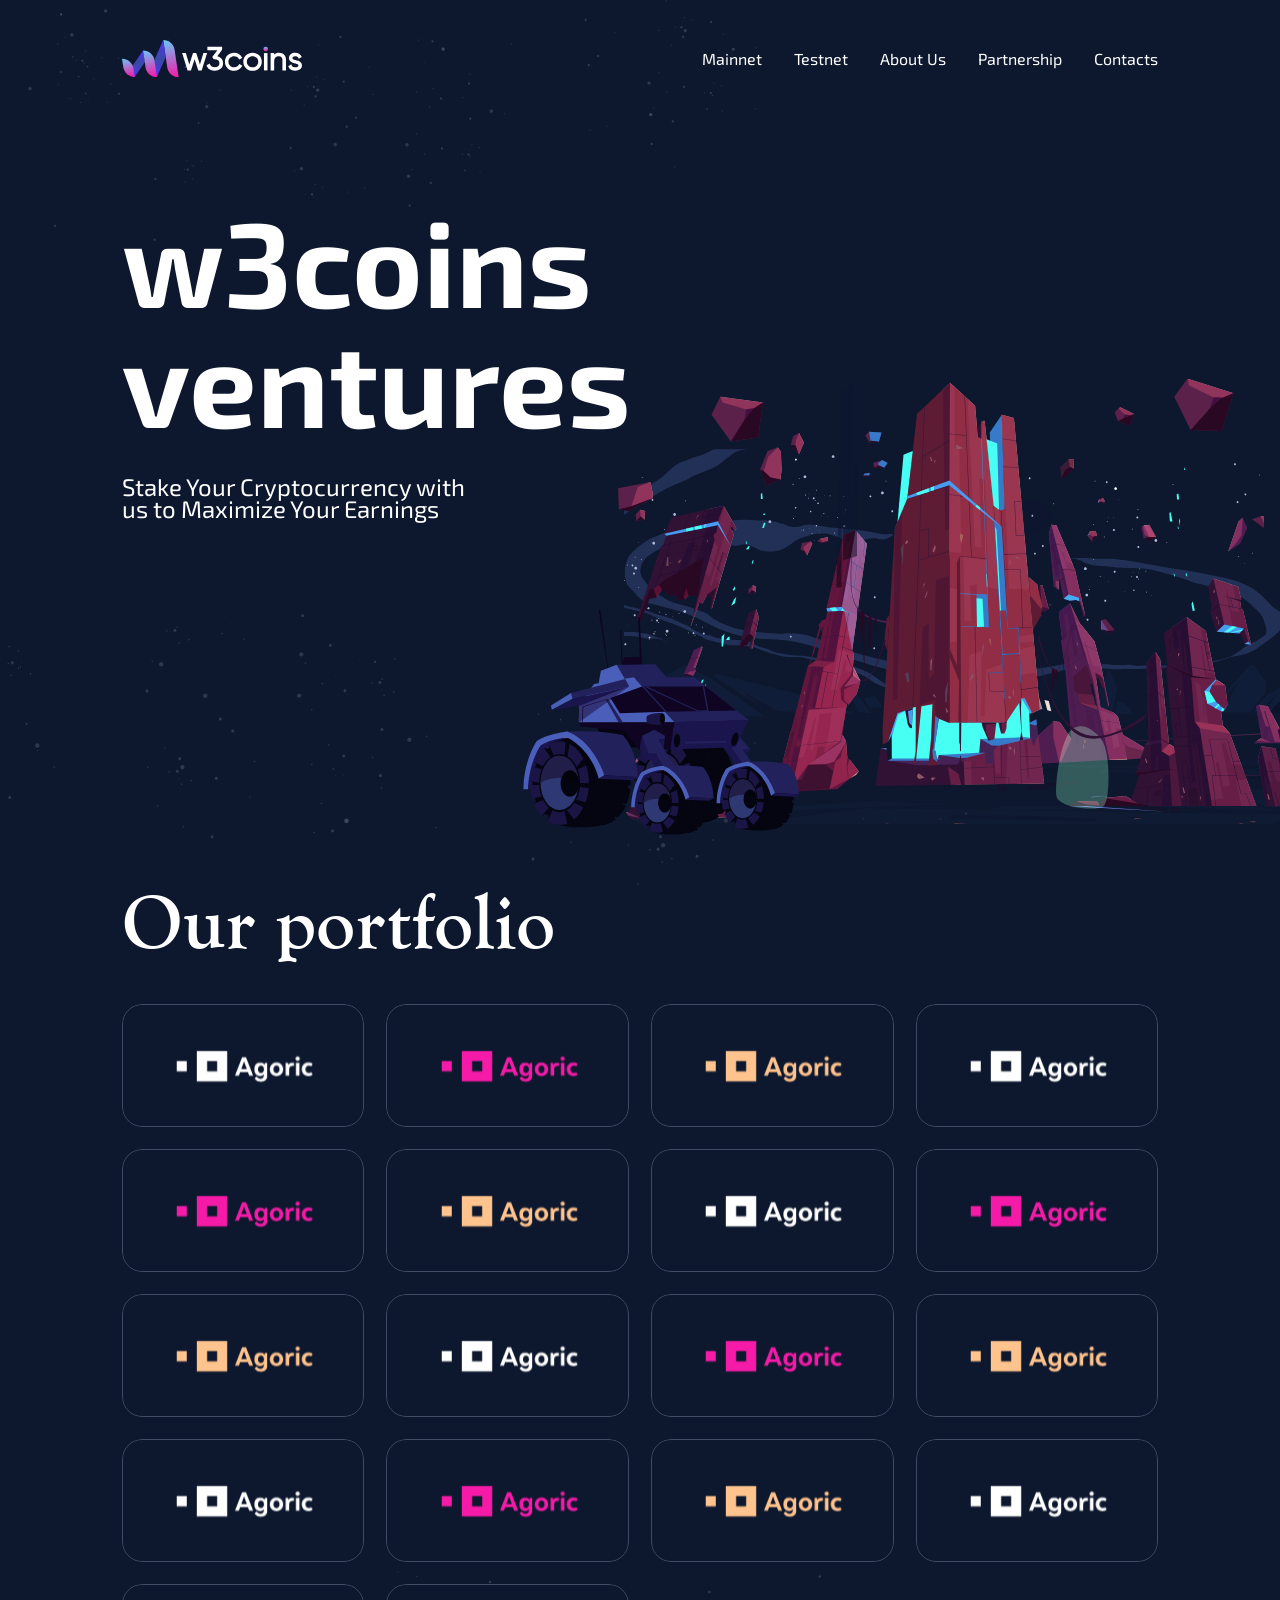
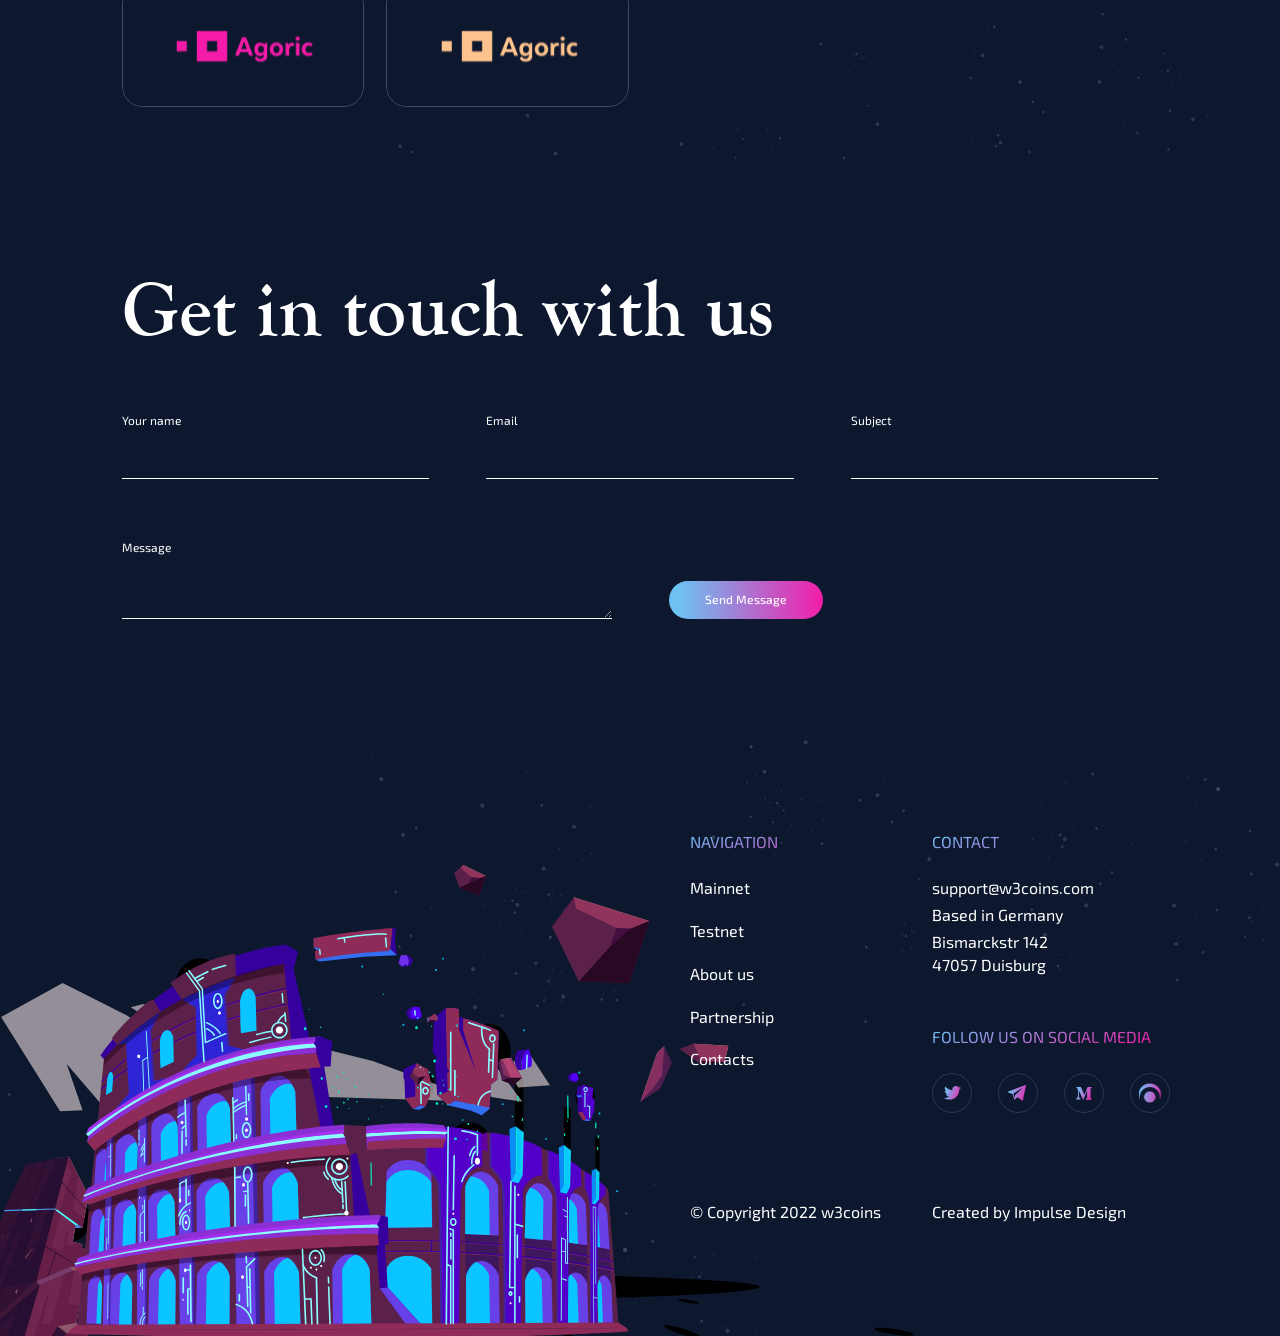
<file: index.html>
<!DOCTYPE html>
<html lang="en">

<head>
  <meta charset="UTF-8">
  <meta http-equiv="X-UA-Compatible" content="IE=edge">
  <meta name="viewport" content="width=device-width, initial-scale=1.0">
  <title>w3Coins - vc</title>

  <link rel="stylesheet" href="css/reset.css" />
  <link rel="stylesheet" href="https://unpkg.com/swiper/swiper-bundle.min.css" />
  <link rel="stylesheet" href="css/fonts.css" />
  <link rel="stylesheet" href="css/styles.css" />

  <script defer src="https://unpkg.com/swiper/swiper-bundle.min.js"></script>
  <script defer src="https://cdnjs.cloudflare.com/ajax/libs/gsap/3.11.3/gsap.min.js"></script>
  <script defer src="js/script.js"></script>
</head>

<body>
  <header class="header">
    <div class="_container">
      <div class="header__wrapper">
        <div class="header__item">
          <a href="#" class="logo-link header__logo">
            <img src="./assets/img/logo.svg" alt="logo">
          </a>
        </div>

        <div class="header__item">
          <button class="menu-burger popup-open" data-popup="_popup-menu">
            <span></span>
          </button>

          <nav class="menu">
            <ul class="menu__list">
              <li>
                <a href="#" class="menu__item">
                  Mainnet
                </a>
              </li>
              <li>
                <a href="#" class="menu__item">
                  Testnet
                </a>
              </li>
              <li>
                <a href="#" class="menu__item">
                  About Us
                </a>
              </li>
              <li>
                <a href="#" class="menu__item">
                  Partnership
                </a>
              </li>
              <li>
                <a href="#" class="menu__item">
                  Contacts
                </a>
              </li>
            </ul>
          </nav>
        </div>
      </div>

      <div class="popup popup-burger _popup-menu" data-popupname="_popup-menu" aria-modal="true" role="dialog">
        <div class="popup__scroll">
          <div class="popup__wrapper">
            <button class="popup__close">
              <img src="./assets/img/label-close.svg" alt="close">
            </button>
            <div class="popup__content">
              <nav class="menu menu__mobile">
                <ul class="menu__list">
                  <li>
                    <a href="#" class="menu__item">
                      Mainnet
                    </a>
                  </li>
                  <li>
                    <a href="#" class="menu__item">
                      Testnet
                    </a>
                  </li>
                  <li>
                    <a href="#" class="menu__item">
                      About Us
                    </a>
                  </li>
                  <li>
                    <a href="#" class="menu__item">
                      Partnership
                    </a>
                  </li>
                  <li>
                    <a href="#" class="menu__item">
                      Contacts
                    </a>
                  </li>
                </ul>
              </nav>
            </div>
          </div>
        </div>
      </div>
    </div>
  </header>

  <section class="banner _inner">

    <div class="stars stars__banner">
      <div class="stars__item">
        <img src="./assets/img/stars/stars-banner-1.svg" alt="stars" aria-hidden="true">
      </div>

      <div class="stars__item">
        <img src="./assets/img/stars/stars-banner-2.svg" alt="stars" aria-hidden="true">
      </div>
    </div>

    <div class="banner-img">
      <div class="banner-img__rover">
        <svg width="1917" height="459" viewBox="0 0 1917 459" fill="none" xmlns="http://www.w3.org/2000/svg">
          <g id="moon-rover">
            <g id="machine">
              <path id="Vector"
                d="M328.754 234.2C358.332 234.2 382.092 268.142 382.092 309.843C382.092 311.459 382.092 312.914 382.092 314.207L377.243 313.722V319.54L381.607 321.48C380.637 330.693 378.698 339.421 375.304 347.664L368.515 347.179V350.573L373.849 351.058L372.879 352.998C369.485 359.786 365.606 365.605 361.242 370.939L353.484 371.424V373.848L355.423 376.272C347.665 382.576 338.452 385.97 328.754 385.97C320.996 385.97 313.723 383.546 306.934 379.182C304.995 378.212 303.217 376.919 301.601 375.303C293.357 368.029 286.569 358.331 282.205 346.209C281.235 344.27 280.427 342.169 279.781 339.906C277.356 330.693 275.416 320.51 275.416 309.843C275.416 268.142 299.661 234.2 328.754 234.2Z"
                fill="#040510" />
              <path id="Vector_2"
                d="M341.361 384.032C341.361 384.032 297.721 397.124 244.869 385.001L239.05 236.626C239.05 236.626 290.448 215.291 341.361 236.141V384.032Z"
                fill="#040510" />
              <path id="Vector_3"
                d="M200.259 306.933C200.259 297.721 201.714 288.508 204.138 280.749H208.987L210.926 275.416L207.047 272.021C211.411 261.354 217.23 252.626 224.503 246.322L229.837 248.262L235.171 246.322L233.716 239.049C240.02 235.655 246.323 234.2 253.596 234.2C282.69 234.2 306.449 268.142 306.449 309.843C306.449 352.028 282.69 385.97 253.596 385.97C245.353 385.97 238.08 383.546 231.292 379.182L233.716 368.999L227.897 366.09L220.624 369.969C214.805 363.665 210.441 355.907 207.047 347.179L210.442 344.27L208.502 337.481L204.138 338.451C203.815 338.128 203.653 337.805 203.653 337.481C201.713 330.046 200.582 321.965 200.259 313.237H204.138V308.873L200.259 306.933Z"
                fill="#1B1545" />
              <path id="Vector_4"
                d="M253.596 256.991C273.962 256.991 290.448 280.751 290.448 309.844C290.448 339.422 273.962 363.182 253.596 363.182C232.746 363.182 216.26 339.422 216.26 309.844C216.26 280.751 232.746 256.991 253.596 256.991Z"
                fill="#040510" />
              <path id="Vector_5"
                d="M264.749 356.393L279.781 376.273H297.721L301.601 375.303L337.482 361.726L347.665 372.394L353.484 371.424V373.849L355.423 376.273L344.756 378.213L335.058 370.939L306.934 379.182L293.842 383.546H267.174L260.87 357.847L264.749 356.393Z"
                fill="#040510" />
              <path id="Vector_6"
                d="M279.781 339.906L280.265 339.422L300.631 345.24L309.844 344.755L345.24 325.845L359.787 346.21L368.515 347.18V350.574L373.849 351.059L372.879 352.998H355.423L343.786 337.967L309.844 354.938L296.752 354.453L282.205 346.21L277.841 343.786L279.781 339.906Z"
                fill="#040510" />
              <path id="Vector_7"
                d="M288.024 309.845H306.449L319.056 310.814L350.574 283.176L370.939 313.239L377.243 313.724V319.542L381.607 321.482L367.06 320.027L351.059 298.207L319.056 320.027L306.449 319.542L287.539 317.118L288.024 309.845Z"
                fill="#040510" />
              <path id="Vector_8"
                d="M282.205 283.176L296.267 265.235L312.753 268.629L331.179 238.566L365.121 262.326L370.94 262.811L373.849 268.629H367.06L337.482 250.689L319.056 275.903L301.601 277.842L283.66 287.055L282.205 283.176Z"
                fill="#040510" />
              <path id="Vector_9"
                d="M262.325 262.325L263.779 235.657H286.569L282.205 227.413C282.205 227.413 300.631 226.444 322.936 230.323L328.754 231.778L288.024 230.323L291.903 238.566H271.537L267.174 265.235L262.325 262.325Z"
                fill="#040510" />
              <path id="Vector_10"
                d="M229.837 248.263L235.171 246.323L233.716 239.05L243.899 262.809L239.05 265.234L224.503 246.323L229.837 248.263Z"
                fill="#040510" />
              <path id="Vector_11"
                d="M208.987 280.747L210.926 275.414L207.047 272.02L225.958 280.747L223.534 285.112L204.138 280.747H208.987Z"
                fill="#040510" />
              <path id="Vector_12"
                d="M227.897 366.09L220.624 369.969L236.625 352.998L241.959 356.392L231.292 379.182L233.716 368.999L227.897 366.09Z"
                fill="#040510" />
              <path id="Vector_13"
                d="M208.502 337.482L223.049 333.603L225.958 339.421L207.047 347.179L210.442 344.27L208.502 337.482Z"
                fill="#040510" />
              <path id="Vector_14" d="M219.169 309.843V313.237H204.138V308.873L200.259 306.934L219.169 309.843Z"
                fill="#040510" />
              <path id="Vector_15"
                d="M253.596 260.868C272.022 260.868 287.054 282.203 288.024 308.872C288.024 309.195 288.024 309.518 288.024 309.842C288.024 336.995 272.507 359.3 253.596 359.3C234.201 359.3 219.169 336.995 219.169 309.842C219.169 282.688 234.201 260.868 253.596 260.868Z"
                fill="#2E3873" />
              <path id="Vector_16"
                d="M253.596 262.811C271.537 262.811 286.569 283.661 286.569 309.845C286.569 336.029 271.537 357.364 253.596 357.364C235.171 357.364 220.139 336.029 220.139 309.845C220.139 283.661 235.171 262.811 253.596 262.811Z"
                fill="#2E3873" />
              <path id="Vector_17"
                d="M272.022 287.055C281.235 287.055 288.994 297.722 288.994 310.814C288.994 323.906 281.235 335.059 272.022 335.059C262.81 335.059 255.051 323.906 255.051 310.814C255.051 297.722 262.81 287.055 272.022 287.055Z"
                fill="#040510" />
              <path id="Vector_18" style="mix-blend-mode:screen" opacity="0.5"
                d="M279.296 331.661L268.143 351.056C268.143 351.056 249.233 366.088 231.292 343.783L262.325 330.206C262.325 330.206 267.174 336.025 279.296 331.661Z"
                fill="url(#paint0_linear_5_2721)" />
              <g id="Vector_19" style="mix-blend-mode:multiply" opacity="0.5">
                <path
                  d="M253.596 260.868C272.022 260.868 287.054 282.203 288.024 308.872C287.054 307.902 276.386 299.174 253.596 300.144C229.352 301.114 219.169 309.842 219.169 309.842C219.169 282.688 234.201 260.868 253.596 260.868Z"
                  fill="#68134A" />
              </g>
              <path id="Vector_20" d="M185.227 127.041L169.711 100.372L239.535 99.4023L260.87 123.162L185.227 127.041Z"
                fill="#22215C" />
              <path id="Vector_21" d="M185.227 127.042L136.739 134.8L141.103 111.04L169.711 100.373L185.227 127.042Z"
                fill="#4A5FBA" />
              <path id="Vector_22"
                d="M399.548 283.66L360.272 225.959L384.516 221.595L412.64 254.082L398.578 254.567L418.944 283.175L399.548 283.66Z"
                fill="#22215C" />
              <path id="Vector_23" d="M371.909 241.474L398.578 281.234L386.456 284.144L360.272 243.898L371.909 241.474Z"
                fill="#1A154D" />
              <path id="Vector_24" d="M412.64 254.083L404.397 262.811L398.578 254.568L412.64 254.083Z" fill="#1A154D" />
              <path id="Vector_25"
                d="M267.658 287.052L290.933 315.175L202.683 334.086C213.351 274.929 267.658 287.052 267.658 287.052Z"
                fill="url(#paint1_linear_5_2721)" />
              <path id="Vector_26" d="M197.834 213.352L207.047 250.688L151.77 248.748L134.314 215.291L197.834 213.352Z"
                fill="#040510" />
              <path id="Vector_27" d="M274.447 204.625L200.744 123.164H310.814L409.246 200.746L274.447 204.625Z"
                fill="#22215C" />
              <path id="Vector_28"
                d="M274.447 204.625L100.857 205.11L101.827 174.077L128.495 135.286L200.744 123.164L274.447 204.625Z"
                fill="#4A5FBA" />
              <path id="Vector_29" d="M409.246 200.745L385.486 250.204L266.689 254.083L274.447 204.624L409.246 200.745Z"
                fill="#1A154D" />
              <path id="Vector_30"
                d="M100.857 205.108L274.447 204.623L266.689 254.082H209.472L182.318 219.655L103.766 212.381L100.857 205.108Z"
                fill="#0F0422" />
              <path id="Vector_31"
                d="M218.685 254.081L215.775 229.352L237.595 218.199L257.476 229.352L255.536 254.081H218.685Z"
                fill="#040510" />
              <path id="Vector_32"
                d="M220.624 296.268C230.807 290.449 256.991 290.934 256.991 290.934L241.959 358.818H202.683C200.259 340.392 210.442 301.601 220.624 296.268Z"
                fill="#1A154D" />
              <path id="Vector_33"
                d="M298.206 296.265C319.056 296.265 336.513 320.509 336.513 351.057C336.513 352.027 336.513 352.997 336.513 353.966L332.633 353.481V357.361L336.027 358.815C335.058 365.604 333.603 371.907 331.179 377.726H326.815V380.15L330.209 380.635L329.724 381.605C327.461 386.454 324.552 390.818 320.996 394.697L315.662 395.182V396.637L317.117 398.576C311.298 402.94 304.995 405.364 298.206 405.364C292.388 405.364 287.054 403.91 282.205 400.516C280.912 399.869 279.619 398.899 278.326 397.606C272.507 392.757 267.658 385.484 264.264 376.756C263.618 375.463 263.133 374.008 262.809 372.392C260.87 365.604 259.415 358.33 259.415 351.057C259.415 320.509 276.871 296.265 298.206 296.265Z"
                fill="#040510" />
              <path id="Vector_34"
                d="M306.934 403.914C306.934 403.914 275.416 413.612 237.595 404.884L233.231 298.208C233.231 298.208 270.083 282.692 306.934 297.723V403.914Z"
                fill="#040510" />
              <path id="Vector_35"
                d="M205.108 348.633C205.431 341.844 206.401 335.541 208.017 329.722H211.896L213.351 325.843L210.442 323.418C213.351 315.66 217.715 309.357 223.049 304.993L226.928 306.447L230.322 304.993L229.837 299.659C234.04 297.396 238.565 296.265 243.414 296.265C264.749 296.265 282.205 320.509 282.205 351.057C282.205 381.12 264.749 405.364 243.414 405.364C238.08 405.364 232.746 403.91 227.897 400.516L229.837 393.242L225.473 391.303L220.139 394.212C215.775 389.363 212.866 384.029 209.957 377.726L212.866 375.786L211.411 370.452L208.017 371.422C208.017 371.099 208.017 370.776 208.017 370.452C206.401 364.957 205.431 359.139 205.108 352.997H208.017V349.602L205.108 348.633Z"
                fill="#1B1545" />
              <path id="Vector_36"
                d="M243.414 312.753C258.446 312.753 270.083 329.724 270.083 351.059C270.083 371.909 258.446 388.88 243.414 388.88C228.867 388.88 216.745 371.909 216.745 351.059C216.745 329.724 228.867 312.753 243.414 312.753Z"
                fill="#040510" />
              <path id="Vector_37"
                d="M251.657 384.032L262.809 398.579H275.416L278.326 397.609L304.025 388.396L311.298 395.67L315.662 395.185V396.639L317.117 398.579L309.359 400.033L302.085 394.7L282.205 400.518L272.507 403.913H253.596L249.233 385.487L251.657 384.032Z"
                fill="#040510" />
              <path id="Vector_38"
                d="M262.809 372.395L263.294 371.91L277.356 375.789H284.145L309.844 362.212L320.026 377.243L326.815 377.728V380.153L330.209 380.638L329.724 381.607H317.117L308.874 370.94L284.145 383.062H274.932L264.264 376.759L260.87 375.304L262.809 372.395Z"
                fill="#040510" />
              <path id="Vector_39"
                d="M268.628 351.061H282.205L290.933 351.545L313.238 331.665L328.269 353L332.633 353.485V357.364L336.027 358.819L325.36 357.849L313.723 342.333L290.933 357.849H282.205L268.143 355.909L268.628 351.061Z"
                fill="#040510" />
              <path id="Vector_40"
                d="M264.264 331.664L274.447 318.572L286.569 320.997L299.661 299.177L323.905 316.633L328.269 317.118L330.209 320.997H325.36L304.025 307.905L290.933 326.331L278.326 327.785L265.719 334.089L264.264 331.664Z"
                fill="#040510" />
              <path id="Vector_41"
                d="M249.717 316.634L251.172 297.239H267.658L264.264 291.42C264.264 291.42 277.841 290.45 293.842 293.359L298.206 294.329L268.628 293.359L271.053 299.178H256.506L253.597 318.574L249.717 316.634Z"
                fill="#040510" />
              <path id="Vector_42"
                d="M226.928 306.449L230.322 304.994L229.837 299.66L237.11 316.631L233.231 318.571L223.049 304.994L226.928 306.449Z"
                fill="#040510" />
              <path id="Vector_43"
                d="M211.896 329.724L213.351 325.845L210.442 323.421L223.534 329.724L222.079 333.119L208.017 329.724H211.896Z"
                fill="#040510" />
              <path id="Vector_44"
                d="M225.473 391.305L220.139 394.215L231.292 381.607L235.656 384.032L227.897 400.518L229.837 393.245L225.473 391.305Z"
                fill="#040510" />
              <path id="Vector_45"
                d="M211.411 370.457L221.594 368.032L223.534 371.911L209.957 377.73L212.866 375.79L211.411 370.457Z"
                fill="#040510" />
              <path id="Vector_46" d="M218.685 351.061V353.001H208.017V349.607L205.108 348.637L218.685 351.061Z"
                fill="#040510" />
              <path id="Vector_47"
                d="M243.414 315.66C256.991 315.66 268.143 330.692 268.143 349.602C268.466 350.249 268.628 350.734 268.628 351.057C268.628 370.452 257.476 386.454 243.414 386.454C229.837 386.454 218.685 370.452 218.685 351.057C218.685 331.177 229.837 315.66 243.414 315.66Z"
                fill="#2E3873" />
              <path id="Vector_48"
                d="M243.414 316.631C256.991 316.631 267.658 332.147 267.658 351.058C267.658 369.484 256.991 385 243.414 385C230.322 385 219.654 369.484 219.654 351.058C219.654 332.147 230.322 316.631 243.414 316.631Z"
                fill="#2E3873" />
              <path id="Vector_49"
                d="M256.991 334.089C263.779 334.089 269.113 341.847 269.113 351.545C269.113 360.758 263.779 368.516 256.991 368.516C250.202 368.516 244.869 360.758 244.869 351.545C244.869 341.847 250.202 334.089 256.991 334.089Z"
                fill="#040510" />
              <path id="Vector_50"
                d="M241.474 261.838L256.991 286.082L238.565 288.507L233.231 272.991H218.685L211.411 250.686L215.775 229.351L241.474 261.838Z"
                fill="#1A154D" />
              <path id="Vector_51"
                d="M326.33 286.083C326.33 286.083 344.755 304.994 345.725 342.815L302.085 340.875C302.085 340.875 287.054 297.72 253.596 283.659C279.296 282.689 300.631 282.689 326.33 286.083Z"
                fill="#22215C" />
              <path id="Vector_52"
                d="M302.085 340.876L294.812 345.24C284.629 304.509 253.596 290.933 253.596 290.933C231.292 292.872 218.685 301.6 218.685 301.6C202.199 327.784 202.683 358.817 202.683 358.817H195.895C197.35 320.026 213.836 296.266 213.836 296.266C228.867 286.084 253.596 283.659 253.596 283.659C288.508 296.266 302.085 340.876 302.085 340.876Z"
                fill="#4A5FBA" />
              <path id="Vector_53" d="M345.725 342.815L337.967 347.178L294.812 345.239L302.085 340.875L345.725 342.815Z"
                fill="#1A154D" />
              <path id="Vector_54"
                d="M253.596 283.659L241.474 261.839L227.413 260.869L215.775 229.352L237.595 218.199L257.476 229.352L256.991 234.685L246.323 236.14L272.507 283.174L253.596 283.659Z"
                fill="#22215C" />
              <path id="Vector_55" d="M241.474 261.838L233.231 272.99H218.685L227.413 260.868L241.474 261.838Z"
                fill="#1A154D" />
              <g id="Vector_56" style="mix-blend-mode:multiply" opacity="0.5">
                <path
                  d="M243.414 315.66C256.991 315.66 268.143 330.692 268.143 349.602C268.143 349.602 260.385 343.299 243.414 343.784C226.443 344.268 218.685 351.057 218.685 351.057C218.685 331.177 229.837 315.66 243.414 315.66Z"
                  fill="#68134A" />
              </g>
              <path id="Vector_57"
                d="M98.9174 226.444L131.405 265.72L8.72797 291.904C23.7595 209.473 98.9174 226.444 98.9174 226.444Z"
                fill="url(#paint2_linear_5_2721)" />
              <path id="Vector_58"
                d="M33.9423 239.048C48.0041 231.29 84.8556 232.259 84.8556 232.259L63.5207 326.328H8.72807C5.81874 301.114 20.3654 246.806 33.9423 239.048Z"
                fill="#1A154D" />
              <path id="Vector_59"
                d="M141.587 239.05C171.166 239.05 194.925 272.992 194.925 315.177C194.925 316.47 194.925 317.925 194.925 319.541L189.591 319.056V324.39L194.44 326.33C193.471 335.543 191.046 344.755 187.652 352.514L181.348 352.029V355.423L186.197 356.393L185.712 357.847C182.318 364.636 178.439 370.939 173.59 375.788L165.832 376.758V378.698L168.256 381.122C160.013 387.426 151.285 391.305 141.587 391.305C133.829 391.305 126.071 388.88 119.767 384.516C117.828 383.223 115.888 381.768 113.949 380.152C105.706 373.364 99.4021 363.181 94.5532 351.544C93.9067 349.281 93.2603 347.18 92.6138 345.24C89.7045 336.027 88.2497 325.845 88.2497 315.177C88.2497 272.992 112.009 239.05 141.587 239.05Z"
                fill="#040510" />
              <path id="Vector_60"
                d="M154.194 388.882C154.194 388.882 110.555 402.458 57.7018 390.336L51.3983 241.96C51.3983 241.96 102.796 220.14 154.194 240.991V388.882Z"
                fill="#040510" />
              <path id="Vector_61"
                d="M12.6073 311.783C13.0922 302.57 14.5467 293.842 16.9711 285.599L21.82 286.084L23.7597 280.265L19.8806 276.871C24.2446 266.688 30.0632 257.476 37.3365 251.172L42.6701 253.112L48.0041 251.172L46.5495 244.383C52.3681 240.989 59.1566 239.05 65.945 239.05C95.5232 239.05 119.283 272.992 119.283 315.177C119.283 356.878 95.5232 391.305 65.945 391.305C58.1868 391.305 50.9135 388.88 44.125 384.516L46.5495 374.334L40.7308 370.939L32.9724 374.819C27.6386 369 22.7898 361.242 19.3956 352.514L23.2746 349.604L21.3352 342.331L16.4863 343.786C16.4863 343.462 16.4863 342.977 16.4863 342.331C14.2235 334.896 12.9306 326.976 12.6073 318.571H16.9711V313.723L12.6073 311.783Z"
                fill="#1B1545" />
              <path id="Vector_62"
                d="M65.945 262.323C86.3103 262.323 103.281 285.598 103.281 315.176C103.281 344.269 86.3103 368.029 65.945 368.029C45.5797 368.029 29.0933 344.269 29.0933 315.176C29.0933 285.598 45.5797 262.323 65.945 262.323Z"
                fill="#040510" />
              <path id="Vector_63"
                d="M77.0973 361.724L92.6138 381.119L110.554 381.604L113.949 380.149L149.831 367.057L160.013 377.24L165.832 376.755V378.695L168.256 381.119L157.589 383.059L147.406 375.785L119.767 384.513L106.191 388.392H80.0066L73.7031 363.178L77.0973 361.724Z"
                fill="#040510" />
              <path id="Vector_64"
                d="M92.6138 345.241L93.0986 344.271L112.979 350.09H122.677L157.589 330.694L172.62 351.544L181.348 352.029V355.424L186.197 356.393L185.712 357.848H168.256L156.619 342.817L122.677 359.788L109.1 359.303L94.5532 351.544L90.1894 348.635L92.6138 345.241Z"
                fill="#040510" />
              <path id="Vector_65"
                d="M100.372 315.179H119.283L131.405 316.149L162.923 288.025L183.773 318.573L189.591 319.058V324.392L194.44 326.332L179.409 324.877L163.407 303.542L131.405 324.877L119.283 324.392L99.8871 321.968L100.372 315.179Z"
                fill="#040510" />
              <path id="Vector_66"
                d="M95.0383 288.024L109.1 270.568L125.586 273.962L143.527 243.414L177.954 267.174L183.288 268.143L186.197 273.962H179.409L149.831 255.536L131.405 280.75L114.434 282.69L96.4929 291.903L95.0383 288.024Z"
                fill="#040510" />
              <path id="Vector_67"
                d="M74.6729 267.175L76.6123 240.506H98.9173L95.0383 232.263C95.0383 232.263 113.464 231.293 135.284 235.172L141.587 236.627L100.372 235.172L104.251 243.416H84.3707L80.0066 270.084L74.6729 267.175Z"
                fill="#040510" />
              <path id="Vector_68"
                d="M42.6701 253.114L48.0041 251.174L46.5495 244.386L56.732 267.66L51.3984 270.57L37.3365 251.174L42.6701 253.114Z"
                fill="#040510" />
              <path id="Vector_69"
                d="M21.82 286.082L23.7596 280.263L19.8806 276.869L38.3063 285.597L36.3666 290.446L16.9711 285.597L21.82 286.082Z"
                fill="#040510" />
              <path id="Vector_70"
                d="M40.7307 370.938L32.9724 374.817L48.9739 357.846L54.7923 361.725L44.125 384.515L46.5495 374.332L40.7307 370.938Z"
                fill="#040510" />
              <path id="Vector_71"
                d="M21.3352 342.333L35.3968 338.938L38.3063 344.757L19.3955 352.515L23.2746 349.606L21.3352 342.333Z"
                fill="#040510" />
              <path id="Vector_72" d="M31.5178 315.175V318.57H16.9711V313.721L12.6073 311.781L31.5178 315.175Z"
                fill="#040510" />
              <path id="Vector_73"
                d="M65.9449 265.718C84.8556 265.718 99.887 287.053 100.372 313.722C100.372 314.045 100.372 314.53 100.372 315.176C100.372 342.33 84.8556 364.15 65.9449 364.15C47.0343 364.15 31.5177 342.33 31.5177 315.176C31.5177 288.023 47.0343 265.718 65.9449 265.718Z"
                fill="#2E3873" />
              <path id="Vector_74"
                d="M65.945 267.659C84.3707 267.659 99.4021 288.994 99.4021 315.178C99.4021 341.362 84.3707 362.697 65.945 362.697C47.5192 362.697 32.9724 341.362 32.9724 315.178C32.9724 288.994 47.5192 267.659 65.945 267.659Z"
                fill="#2E3873" />
              <path id="Vector_75"
                d="M84.8554 291.903C94.0683 291.903 101.342 302.571 101.342 315.663C101.342 329.24 94.0683 339.907 84.8554 339.907C75.6426 339.907 67.8843 329.24 67.8843 315.663C67.8843 302.571 75.6426 291.903 84.8554 291.903Z"
                fill="#040510" />
              <path id="Vector_76"
                d="M180.378 227.899C180.378 227.899 206.562 251.174 207.532 304.027L147.406 301.117C147.406 301.117 126.556 241.476 80.0065 221.596C115.888 220.626 150.315 221.111 180.378 227.899Z"
                fill="#22215C" />
              <path id="Vector_77"
                d="M147.406 301.116L137.223 307.42C122.677 251.173 80.0065 232.262 80.0065 232.262C48.9737 234.687 31.5177 246.809 31.5177 246.809C8.2431 283.175 8.72793 326.331 8.72793 326.331H0C1.45466 272.023 24.2444 239.051 24.2444 239.051C46.0644 224.989 80.0065 221.595 80.0065 221.595C128.495 239.536 147.406 301.116 147.406 301.116Z"
                fill="#4A5FBA" />
              <path id="Vector_78" d="M207.532 304.023L197.35 309.841L137.223 307.417L147.406 301.113L207.532 304.023Z"
                fill="#1A154D" />
              <g id="Vector_79" style="mix-blend-mode:multiply" opacity="0.5">
                <path
                  d="M65.9449 265.718C84.8556 265.718 99.887 287.053 100.372 313.722C99.887 313.237 89.2196 304.509 65.9449 305.479C42.1854 306.448 31.5177 315.176 31.5177 315.176C31.5177 288.023 47.0343 265.718 65.9449 265.718Z"
                  fill="#68134A" />
              </g>
              <path id="Vector_80"
                d="M422.338 279.778L445.612 307.902L357.363 326.812C368.515 267.656 422.338 279.778 422.338 279.778Z"
                fill="url(#paint3_linear_5_2721)" />
              <path id="Vector_81"
                d="M375.303 288.994C385.486 283.175 412.155 283.66 412.155 283.66L396.638 351.545H357.363C355.423 333.604 365.606 294.328 375.303 288.994Z"
                fill="#1A154D" />
              <path id="Vector_82"
                d="M452.886 288.992C474.221 288.992 491.192 313.237 491.192 343.784C491.192 344.754 491.192 345.724 491.192 346.694L487.798 346.209V350.088L490.707 351.543C490.06 358.331 488.606 364.635 486.343 370.453H481.494V372.878L485.373 373.363L484.403 374.333C482.141 379.505 479.393 383.869 476.16 387.424L470.342 387.909V389.364L471.796 391.304C466.462 395.668 459.674 398.092 452.886 398.092C447.552 398.092 442.218 396.637 437.369 393.243C435.753 392.597 434.298 391.627 433.005 390.334C427.186 385.485 422.338 378.212 419.428 369.484C418.782 368.191 418.135 366.736 417.489 365.12C415.549 358.331 414.579 351.058 414.579 343.784C414.579 313.237 431.551 288.992 452.886 288.992Z"
                fill="#040510" />
              <path id="Vector_83"
                d="M462.098 396.64C462.098 396.64 430.581 406.338 392.759 397.61L387.911 290.935C387.911 290.935 425.247 275.418 462.098 290.45V396.64Z"
                fill="#040510" />
              <path id="Vector_84"
                d="M360.272 341.36C360.595 334.572 361.565 328.268 363.181 322.449H366.576L368.03 318.57L365.606 316.146C368.515 308.388 372.879 302.084 377.728 297.72L381.607 299.175L385.486 297.72L384.516 292.386C389.042 290.124 393.729 288.992 398.578 288.992C419.913 288.992 436.884 313.237 436.884 343.784C436.884 373.848 419.913 398.092 398.578 398.092C392.759 398.092 387.426 396.637 382.577 393.728L384.516 385.97L380.152 384.03L374.818 386.94C370.939 382.091 367.545 376.757 365.121 370.453L367.545 368.514L366.576 363.18L363.181 364.15C362.858 363.827 362.696 363.503 362.696 363.18C361.403 357.685 360.595 351.866 360.272 345.724H363.181V342.815L360.272 341.36Z"
                fill="#1B1545" />
              <path id="Vector_85"
                d="M398.578 305.479C413.125 305.479 425.247 322.451 425.247 343.786C425.247 364.636 413.125 381.607 398.578 381.607C384.032 381.607 371.909 364.636 371.909 343.786C371.909 322.451 384.032 305.479 398.578 305.479Z"
                fill="#040510" />
              <path id="Vector_86"
                d="M406.821 377.242L417.489 391.304H430.581L433.005 390.334L459.189 381.121L466.463 388.395L470.342 387.91V389.364L471.796 391.304L464.523 392.759L457.25 387.425L437.369 393.243L427.672 396.638H408.761L403.912 378.212L406.821 377.242Z"
                fill="#040510" />
              <path id="Vector_87"
                d="M417.489 365.121L417.974 364.636L432.52 368.515H439.309L464.523 354.938L475.19 369.97L481.494 370.455V372.879L485.373 373.364L484.403 374.334H472.281L463.553 363.666L439.309 375.789H429.611L419.428 369.485L416.034 368.03L417.489 365.121Z"
                fill="#040510" />
              <path id="Vector_88"
                d="M423.307 343.788H436.884L445.612 344.273L468.402 324.393L483.434 345.728L487.798 346.213V350.092L490.707 351.546L480.524 350.577L468.887 335.06L445.612 350.577H436.884L423.307 348.637V343.788Z"
                fill="#040510" />
              <path id="Vector_89"
                d="M419.428 324.391L429.611 311.299L441.248 313.723L454.34 291.903L479.069 309.359L482.949 309.844L485.373 313.723H480.524L459.189 300.631L445.612 319.057L433.49 320.512L420.398 326.815L419.428 324.391Z"
                fill="#040510" />
              <path id="Vector_90"
                d="M404.882 309.361L406.336 289.965H422.338L419.428 284.146C419.428 284.146 432.52 283.177 448.522 286.086L452.886 287.056L423.307 286.086L426.217 291.905H411.67L408.761 311.3L404.882 309.361Z"
                fill="#040510" />
              <path id="Vector_91"
                d="M381.607 299.175L385.486 297.72L384.516 292.387L391.79 309.358L387.911 311.297L377.728 297.72L381.607 299.175Z"
                fill="#040510" />
              <path id="Vector_92"
                d="M366.576 322.451L368.03 318.572L365.606 316.147L378.698 322.451L377.243 325.845L363.181 322.451H366.576Z"
                fill="#040510" />
              <path id="Vector_93"
                d="M380.152 384.032L374.819 386.941L386.456 374.334L390.335 377.243L382.577 393.73L384.516 385.971L380.152 384.032Z"
                fill="#040510" />
              <path id="Vector_94"
                d="M366.576 363.183L376.758 360.759L378.698 364.638L365.121 370.457L367.545 368.517L366.576 363.183Z"
                fill="#040510" />
              <path id="Vector_95" d="M373.849 343.788V345.727H363.181V342.818L360.272 341.363L373.849 343.788Z"
                fill="#040510" />
              <path id="Vector_96"
                d="M398.578 308.387C412.155 308.387 422.822 323.418 423.307 342.329C423.307 342.975 423.307 343.46 423.307 343.783C423.307 363.179 412.155 379.18 398.578 379.18C385.001 379.18 373.849 363.179 373.849 343.783C373.849 323.903 385.001 308.387 398.578 308.387Z"
                fill="#2E3873" />
              <path id="Vector_97"
                d="M398.578 309.358C411.67 309.358 422.338 324.875 422.338 343.785C422.338 362.211 411.67 377.728 398.578 377.728C385.486 377.728 374.819 362.211 374.819 343.785C374.819 324.875 385.486 309.358 398.578 309.358Z"
                fill="#2E3873" />
              <path id="Vector_98"
                d="M412.155 326.816C418.459 326.816 424.277 334.575 424.277 344.272C424.277 353.485 418.459 361.243 412.155 361.243C405.367 361.243 400.033 353.485 400.033 344.272C400.033 334.575 405.367 326.816 412.155 326.816Z"
                fill="#040510" />
              <path id="Vector_99"
                d="M481.009 280.749C481.009 280.749 499.92 297.72 500.405 335.541L457.25 333.602C457.25 333.602 442.218 290.447 408.761 276.385C434.46 275.415 459.189 275.9 481.009 280.749Z"
                fill="#22215C" />
              <path id="Vector_100"
                d="M457.25 333.603L449.976 337.967C439.309 297.236 408.761 283.659 408.761 283.659C386.456 285.599 373.849 294.327 373.849 294.327C357.363 320.511 357.363 351.543 357.363 351.543H351.059C352.029 312.752 368.515 288.993 368.515 288.993C384.031 278.81 408.761 276.386 408.761 276.386C443.188 288.993 457.25 333.603 457.25 333.603Z"
                fill="#4A5FBA" />
              <path id="Vector_101" d="M500.405 335.542L493.131 339.906L449.976 337.967L457.25 333.603L500.405 335.542Z"
                fill="#1A154D" />
              <g id="Vector_102" style="mix-blend-mode:multiply" opacity="0.5">
                <path
                  d="M398.578 308.387C412.155 308.387 422.822 323.418 423.307 342.329C422.822 342.329 415.064 336.025 398.578 336.51C381.122 337.48 373.849 343.783 373.849 343.783C373.849 323.903 385.001 308.387 398.578 308.387Z"
                  fill="#68134A" />
              </g>
              <path id="Vector_103" d="M89.7043 161.953L86.7951 151.77L185.227 126.071L192.501 139.648L89.7043 161.953Z"
                fill="#22215C" />
              <path id="Vector_104" d="M89.7043 161.952L51.8831 181.833L50.4285 174.074L86.7951 151.77L89.7043 161.952Z"
                fill="#4A5FBA" />
              <path id="Vector_105" d="M256.991 234.688L255.536 252.629L246.323 236.143L256.991 234.688Z"
                fill="#1A154D" />
              <path id="Vector_106" d="M173.105 204.621L149.345 162.921H154.194L180.863 204.621H173.105Z"
                fill="#22215C" />
              <path id="Vector_107"
                d="M149.831 163.891L109.1 176.983L108.13 205.106H106.675L107.645 176.013L149.346 162.921L149.831 163.891Z"
                fill="#1A154D" />
              <path id="Vector_108" d="M401.972 201.229L367.545 238.08L292.873 240.02L281.72 204.138L401.972 201.229Z"
                fill="#1A154D" />
              <path id="Vector_109"
                d="M367.545 238.079L370.455 241.473L294.812 243.898L292.873 240.019L367.545 238.079Z" fill="#22215C" />
              <path id="Vector_110" d="M331.664 139.647L386.941 183.287H383.062L328.269 139.647H331.664Z"
                fill="#22215C" />
              <g id="Vector_111" style="mix-blend-mode:multiply" opacity="0.5">
                <path d="M192.501 139.647L100.857 205.107L101.827 174.074L192.501 139.647Z" fill="#68134A" />
              </g>
              <path id="Vector_112"
                d="M178.924 100.371L176.014 38.3054H177.954L180.378 94.0675L182.318 93.5827L183.288 87.2791L211.896 85.8245L208.502 14.5459L211.411 13.5762L215.775 99.4013L178.924 100.371Z"
                fill="#0F0422" />
              <path id="Vector_113" d="M153.225 106.19L136.739 0H140.133L154.194 106.19H153.225Z" fill="#0F0422" />
              <path id="Vector_114"
                d="M252.627 208.5C233.231 210.44 225.473 206.561 225.473 206.561C221.594 198.317 224.988 192.984 224.988 192.984C235.171 187.165 252.627 188.135 252.627 188.135V208.5Z"
                fill="#1B1545" />
              <path id="Vector_115"
                d="M252.627 188.137C255.536 188.137 257.476 192.501 257.476 198.319C257.476 204.138 255.536 208.502 252.627 208.502C250.202 208.502 247.778 204.138 247.778 198.319C247.778 192.501 250.202 188.137 252.627 188.137Z"
                fill="#040510" />
              <path id="Vector_116"
                d="M279.78 224.99C283.175 225.475 285.114 231.294 285.114 238.082C284.629 244.871 281.72 250.204 278.326 250.204C275.417 250.204 272.992 244.386 273.477 237.597C273.962 230.324 276.871 224.99 279.78 224.99Z"
                fill="#040510" />
              <path id="Vector_117"
                d="M387.911 223.532C390.82 224.502 391.79 230.805 389.85 237.109C387.911 243.897 384.032 248.746 381.122 247.776C377.728 246.806 376.758 240.503 378.698 234.199C380.637 227.411 384.516 222.562 387.911 223.532Z"
                fill="#040510" />
              <path id="Vector_118"
                d="M192.501 139.647L103.766 174.074L54.7923 181.833L92.1287 161.952L192.501 139.647Z" fill="#1A154D" />
            </g>
            <g id="window">
              <path id="Vector_119"
                d="M386.941 183.287L257.476 185.712L175.53 188.136L158.074 160.498L215.775 139.647H331.664L386.941 183.287Z"
                fill="#0F0422" />
              <path id="Vector_120"
                d="M328.269 139.647L336.513 184.257L316.147 184.742L219.169 139.647H224.503L317.602 183.287L333.603 182.802L325.845 139.647H328.269Z"
                fill="#22215C" />
              <path id="Vector_121" d="M219.17 139.647L260.87 185.712H257.476L215.775 139.647H219.17Z" fill="#22215C" />
            </g>
            <g id="light">
              <path id="Vector_122" style="mix-blend-mode:screen"
                d="M1956.04 433.974L1600.62 458.703L612.899 430.095L950.866 407.79L1956.04 433.974Z"
                fill="url(#paint4_linear_5_2721)" />
              <g id="Vector_123" style="mix-blend-mode:screen">
                <path
                  d="M326.33 286.082L266.688 290.446L253.596 283.658C253.596 283.658 292.872 281.718 326.33 286.082Z"
                  fill="#9D5400" />
              </g>
              <g id="Vector_124" style="mix-blend-mode:screen">
                <path
                  d="M408.761 276.388C408.761 276.388 430.581 272.993 481.009 280.752L413.61 278.812L408.761 276.388Z"
                  fill="#9D5400" />
              </g>
              <path id="Vector_125" style="mix-blend-mode:screen" opacity="0.5"
                d="M385.486 226.444L1280.1 446.099L727.817 432.037L380.153 244.385L385.486 226.444Z"
                fill="url(#paint5_linear_5_2721)" />
              <path id="Vector_126" style="mix-blend-mode:screen"
                d="M278.326 228.38L1176.34 449.004L624.051 434.942L276.386 247.29L278.326 228.38Z"
                fill="url(#paint6_linear_5_2721)" />
              <path id="Vector_127"
                d="M385.486 226.442C387.91 226.926 388.395 231.775 386.941 236.624C385.486 241.473 382.577 244.867 380.152 244.382C378.213 243.897 377.243 239.049 378.698 234.2C380.152 229.351 383.062 225.472 385.486 226.442Z"
                fill="white" />
              <path id="Vector_128"
                d="M278.326 228.38C280.75 228.38 282.205 232.744 282.205 238.078C281.72 242.927 279.78 247.29 277.356 247.29C274.932 246.806 272.992 242.442 273.477 237.593C273.477 232.259 275.901 228.38 278.326 228.38Z"
                fill="white" />
              <path id="Vector_129"
                d="M253.112 190.561C255.051 190.561 256.991 193.955 256.991 198.319C256.991 202.683 255.051 206.077 253.112 206.077C251.172 206.077 249.717 202.683 249.717 198.319C249.717 193.955 251.172 190.561 253.112 190.561Z"
                fill="white" />
              <path id="Vector_130"
                d="M386.941 183.287L257.476 185.712L175.53 188.136L158.074 160.498L215.775 139.647H331.664L386.941 183.287Z"
                fill="#FFD44C" />
              <path id="Vector_131"
                d="M328.269 139.647L336.513 184.257L316.147 184.742L219.169 139.647H224.503L317.602 183.287L333.603 182.802L325.845 139.647H328.269Z"
                fill="#22215C" />
              <path id="Vector_132" d="M219.17 139.647L260.87 185.712H257.476L215.775 139.647H219.17Z" fill="#22215C" />
            </g>
          </g>
          <defs>
            <linearGradient id="paint0_linear_5_2721" x1="28851.3" y1="10860.8" x2="28782.1" y2="11083.6"
              gradientUnits="userSpaceOnUse">
              <stop stop-color="white" />
              <stop offset="1" />
            </linearGradient>
            <linearGradient id="paint1_linear_5_2721" x1="52517.1" y1="19432.5" x2="52517.1" y2="19908.3"
              gradientUnits="userSpaceOnUse">
              <stop stop-color="#FFA770" />
              <stop offset="1" stop-color="#E58B95" />
            </linearGradient>
            <linearGradient id="paint2_linear_5_2721" x1="68462.5" y1="26036.4" x2="68462.5" y2="26959.7"
              gradientUnits="userSpaceOnUse">
              <stop stop-color="#FFA770" />
              <stop offset="1" stop-color="#E58B95" />
            </linearGradient>
            <linearGradient id="paint3_linear_5_2721" x1="55487" y1="19353.2" x2="55487" y2="19828.9"
              gradientUnits="userSpaceOnUse">
              <stop stop-color="#FFA770" />
              <stop offset="1" stop-color="#E58B95" />
            </linearGradient>
            <linearGradient id="paint4_linear_5_2721" x1="1.26478e+06" y1="22504.1" x2="892727" y2="22504.1"
              gradientUnits="userSpaceOnUse">
              <stop />
              <stop offset="1" stop-color="#813D40" />
            </linearGradient>
            <linearGradient id="paint5_linear_5_2721" x1="721962" y1="94985.3" x2="554931" y2="94985.3"
              gradientUnits="userSpaceOnUse">
              <stop />
              <stop offset="1" stop-color="#813D40" />
            </linearGradient>
            <linearGradient id="paint6_linear_5_2721" x1="702599" y1="95538" x2="535568" y2="95538"
              gradientUnits="userSpaceOnUse">
              <stop />
              <stop offset="1" stop-color="#813D40" />
            </linearGradient>
          </defs>
        </svg>

      </div>
      <div class="banner-img__main">
        <img src="./assets/img/img-banner-bg-1.svg" alt="tower">

        <div class="banner-img__additional">
          <img src="./assets/img/img-banner-bg-additional.svg" alt="additional" aria-hidden="true">
        </div>
      </div>
    </div>

    <div class="_container banner__container">
      <div class="banner__wrapper">

        <div class="banner__title__container">
          <h1 class="banner__title">
            w3coins ventures
          </h1>
        </div>

        <div class="banner__subtitle">
          <p>
            Stake Your Cryptocurrency with us to Maximize Your Earnings
          </p>
        </div>
      </div>
    </div>
  </section>

  <section class="partners _inner">
    <div class="stars stars__partners">
      <div class="stars__item">
        <img src="./assets/img/stars/stars-partners-1.svg" alt="stars" aria-hidden="true">
      </div>
    </div>
    <div class="_container partners__container">
      <div class="partners__wrapper">

        <div class="partners__header">
          <div class="partners__title__container">
            <h2 class="partners__title">
              Our portfolio
            </h2>
          </div>
        </div>

        <div class="partners__main">
          <ul class="partners-list">

            <li>
              <a href="#" class="partners-list__item">
                <span class="partners-list__label">
                  <img src="./assets/img/label-parthners-1.svg" alt="parthners-1">
                </span>
              </a>
            </li>
            <li>
              <a href="#" class="partners-list__item">
                <span class="partners-list__label">
                  <img src="./assets/img/label-parthners-2.svg" alt="parthners-2">
                </span>
              </a>
            </li>
            <li>
              <a href="#" class="partners-list__item">
                <span class="partners-list__label">
                  <img src="./assets/img/label-parthners-3.svg" alt="parthners-3">
                </span>
              </a>
            </li>

            <li>
              <a href="#" class="partners-list__item">
                <span class="partners-list__label">
                  <img src="./assets/img/label-parthners-1.svg" alt="parthners-1">
                </span>
              </a>
            </li>
            <li>
              <a href="#" class="partners-list__item">
                <span class="partners-list__label">
                  <img src="./assets/img/label-parthners-2.svg" alt="parthners-2">
                </span>
              </a>
            </li>
            <li>
              <a href="#" class="partners-list__item">
                <span class="partners-list__label">
                  <img src="./assets/img/label-parthners-3.svg" alt="parthners-3">
                </span>
              </a>
            </li>

            <li>
              <a href="#" class="partners-list__item">
                <span class="partners-list__label">
                  <img src="./assets/img/label-parthners-1.svg" alt="parthners-1">
                </span>
              </a>
            </li>
            <li>
              <a href="#" class="partners-list__item">
                <span class="partners-list__label">
                  <img src="./assets/img/label-parthners-2.svg" alt="parthners-2">
                </span>
              </a>
            </li>
            <li>
              <a href="#" class="partners-list__item">
                <span class="partners-list__label">
                  <img src="./assets/img/label-parthners-3.svg" alt="parthners-3">
                </span>
              </a>
            </li>

            <li>
              <a href="#" class="partners-list__item">
                <span class="partners-list__label">
                  <img src="./assets/img/label-parthners-1.svg" alt="parthners-1">
                </span>
              </a>
            </li>
            <li>
              <a href="#" class="partners-list__item">
                <span class="partners-list__label">
                  <img src="./assets/img/label-parthners-2.svg" alt="parthners-2">
                </span>
              </a>
            </li>
            <li>
              <a href="#" class="partners-list__item">
                <span class="partners-list__label">
                  <img src="./assets/img/label-parthners-3.svg" alt="parthners-3">
                </span>
              </a>
            </li>

            <li>
              <a href="#" class="partners-list__item">
                <span class="partners-list__label">
                  <img src="./assets/img/label-parthners-1.svg" alt="parthners-1">
                </span>
              </a>
            </li>
            <li>
              <a href="#" class="partners-list__item">
                <span class="partners-list__label">
                  <img src="./assets/img/label-parthners-2.svg" alt="parthners-2">
                </span>
              </a>
            </li>
            <li>
              <a href="#" class="partners-list__item">
                <span class="partners-list__label">
                  <img src="./assets/img/label-parthners-3.svg" alt="parthners-3">
                </span>
              </a>
            </li>

            <li>
              <a href="#" class="partners-list__item">
                <span class="partners-list__label">
                  <img src="./assets/img/label-parthners-1.svg" alt="parthners-1">
                </span>
              </a>
            </li>
            <li>
              <a href="#" class="partners-list__item">
                <span class="partners-list__label">
                  <img src="./assets/img/label-parthners-2.svg" alt="parthners-2">
                </span>
              </a>
            </li>
            <li>
              <a href="#" class="partners-list__item">
                <span class="partners-list__label">
                  <img src="./assets/img/label-parthners-3.svg" alt="parthners-3">
                </span>
              </a>
            </li>
          </ul>
        </div>
      </div>
    </div>
  </section>

  <section class="feedback">
    <div class="_container">
      <div class="feedback__wrapper">

        <div class="feedback__header">
          <div class="feedback__title__container">
            <h2 class="feedback__title">
              Get in touch with us
            </h2>
          </div>
        </div>

        <div class="feedback__main">
          <div class="feedback__form__container">
            <form action="post" class="feedback-form">
              <div>
                <label for="name">
                  <span>Your name</span>
                  <input type="text" name="name" id="name">
                </label>
                <label for="email">
                  <span>Email</span>
                  <input type="email" name="email" id="email"">
                </label>
                <label for=" subject">
                  <span>Subject</span>
                  <input type="text" name="subject" id="subject">
                </label>
              </div>

              <div>
                <label for="message">
                  <span>Message</span>
                  <textarea name="message" id="message"></textarea>
                </label>

                <strong>
                  <button type="submit">
                    <span>
                      Send Message
                    </span>
                  </button>
                </strong>
              </div>
            </form>
          </div>
        </div>
      </div>
    </div>
  </section>

  <footer class="footer">
    <div class="stars stars__footer">
      <div class="stars__item">
        <img src="./assets/img/stars/stars-footer-1.svg" alt="stars" aria-hidden="true">
      </div>
      <div class="stars__item">
        <img src="./assets/img/stars/stars-footer-2.svg" alt="stars" aria-hidden="true">
      </div>
    </div>
    <div class="_container footer__container">
      <div class="footer__wrapper">

        <div class="footer-content">

          <div class="footer-content__row">

            <div class="footer-content__item">
              <div class="footer-block">
                <div class="footer-block__title__container">
                  <p class="footer-block__title">
                    NAVIGATION
                  </p>
                </div>

                <div class="footer-block__main">
                  <nav class="footer-navigation">
                    <ul class="footer-navigation__list">
                      <li>
                        <a href="#" class="footer-navigation__item">
                          Mainnet
                        </a>
                      </li>
                      <li>
                        <a href="#" class="footer-navigation__item">
                          Testnet
                        </a>
                      </li>
                      <li>
                        <a href="#" class="footer-navigation__item">
                          About us
                        </a>
                      </li>
                      <li>
                        <a href="#" class="footer-navigation__item">
                          Partnership
                        </a>
                      </li>
                      <li>
                        <a href="#" class="footer-navigation__item">
                          Contacts
                        </a>
                      </li>
                    </ul>
                  </nav>
                </div>
              </div>
            </div>

            <div class="footer-content__item">

              <div class="footer-block">
                <div class="footer-block__title__container">
                  <p class="footer-block__title">
                    CONTACT
                  </p>
                </div>

                <div class="footer-block__main">
                  <div class="footer-contatcs">
                    <div class="footer-contatcs__item">
                      <a href="mailto:support@w3coins.com">support@w3coins.com</a>
                    </div>
                    <div class="footer-contatcs__item">
                      <p>
                        Based in Germany
                      </p>
                    </div>
                    <div class="footer-contatcs__item">
                      <p>
                        Bismarckstr 142<span></span> 47057 Duisburg
                      </p>
                    </div>
                  </div>
                </div>
              </div>

              <div class="footer-block">
                <div class="footer-block__title__container">
                  <p class="footer-block__title">
                    FOLLOW US ON SOCIAL MEDIA
                  </p>
                </div>

                <div class="footer-block__main">
                  <ul class="footer-socials">
                    <li>
                      <a href="#" class="footer-socials__item">
                        <span class="footer-socials__label">
                          <img src="./assets/img/label-socials-1.svg" alt="socials-1">
                        </span>
                      </a>
                    </li>
                    <li>
                      <a href="#" class="footer-socials__item">
                        <span class="footer-socials__label">
                          <img src="./assets/img/label-socials-2.svg" alt="socials-2">
                        </span>
                      </a>
                    </li>
                    <li>
                      <a href="#" class="footer-socials__item">
                        <span class="footer-socials__label">
                          <img src="./assets/img/label-socials-3.svg" alt="socials-3">
                        </span>
                      </a>
                    </li>
                    <li>
                      <a href="#" class="footer-socials__item">
                        <span class="footer-socials__label">
                          <img src="./assets/img/label-socials-4.svg" alt="socials-4">
                        </span>
                      </a>
                    </li>
                  </ul>
                </div>
              </div>
            </div>
          </div>

          <div class="footer-content__row">

            <div class="footer-content__item">
              <div class="footer-block">
                <div class="footer-block__main">
                  <p>
                    © Copyright 2022 w3coins
                  </p>
                </div>
              </div>
            </div>

            <div class="footer-content__item">
              <div class="footer-block">
                <div class="footer-block__main">
                  <p>
                    Created by <a href="#">Impulse Design</a>
                  </p>
                </div>
              </div>
            </div>
          </div>
        </div>
      </div>

      <div class="footer-bg">
        <div class="footer-bg__main">
          <img src="./assets/img/img-footer-bg.svg" alt="tower">

          <div class="footer-bg__additional">
            <img src="./assets/img/img-footer-additional.svg" alt="additional" aria-hidden="true">
          </div>
        </div>
      </div>
    </div>
  </footer>
</body>

</html>
</file>
<file: css/fonts.css>
/*font-family: 'Exo 2', sans-serif;*/
@import url('https://fonts.googleapis.com/css2?family=Exo+2:wght@300;400;500&display=swap');

/*font-family: 'Goudy Old Style', serif;*/
@font-face {
    font-family: 'Goudy Old Style';
    src: url('../assets/fonts/GoudyOldStyleT-Bold.eot');
    src: url('../assets/fonts/GoudyOldStyleT-Bold.eot?#iefix') format('embedded-opentype'),
        url('../assets/fonts/GoudyOldStyleT-Bold.woff2') format('woff2'),
        url('../assets/fonts/GoudyOldStyleT-Bold.woff') format('woff'),
        url('../assets/fonts/GoudyOldStyleT-Bold.ttf') format('truetype'),
        url('../assets/fonts/GoudyOldStyleT-Bold.svg#GoudyOldStyleT-Bold') format('svg');
    font-weight: 700;
    font-style: normal;
    font-display: swap;
}
</file>
<file: css/styles.css>
:root {
  --color-black--rgb: 0, 0, 0;
  --color-black: #000000;
  --color-white--rgb: 255, 255, 255;
  --color-white: #FFFFFF;
  --color-blue-050--rgb: 75, 86, 112;
  --color-blue-050: #4b5670;
  --color-blue-100--rgb: 176, 186, 219;
  --color-blue-100: #B0BADB;
  --color-blue-200--rgb: 109, 193, 243;
  --color-blue-200: #6DC1F3;
  --color-blue-250--rgb: 19, 34, 63;
  --color-blue-250: #13223f;
  --color-blue-300--rgb: 13, 24, 46;
  --color-blue-300: #0D182E;
  --color-gradient-begin--rgb: 109, 193, 243;
  --color-gradient-begin: #6DC1F3;
  --color-gradient-end--rgb: 245, 26, 168;
  --color-gradient-end: #F51AA8;
  --color-highlight--rgb: 236, 171, 164;
  --color-highlight: #ECABA4;
  --color-error--rgb: 59, 20, 54;
  --color-error: #3B1436;
}

html {
  background-color: var(--color-blue-300);
  color: var(--color-white);
}

@media (min-width: 1200px) {
  :root {
    --wrap: 9.531vw;
    --wrap-1: 9.531vw;
  }
}
@media (min-width: 1200px) and (min-width: 1600px) {
  :root {
    --wrap-1: 18.541vw;
  }
}
@media (min-width: 1200px) and (min-width: 1920px) {
  :root {
    --wrap: calc((100vw - 1554px) / 2);
    --wrap-1: calc((100vw - 1208px) / 2);
  }
}
@media (min-width: 900px) and (max-width: 1199px) {
  :root {
    --wrap: 4.765vw;
    --wrap-1: 4.765vw;
  }
}
@media (max-width: 899px) {
  :root {
    --wrap: 4.765vw;
    --wrap-1: 4.765vw;
  }
}

:root {
  --color-black--rgb: 0, 0, 0;
  --color-black: #000000;
  --color-white--rgb: 255, 255, 255;
  --color-white: #FFFFFF;
  --color-blue-050--rgb: 75, 86, 112;
  --color-blue-050: #4b5670;
  --color-blue-100--rgb: 176, 186, 219;
  --color-blue-100: #B0BADB;
  --color-blue-200--rgb: 109, 193, 243;
  --color-blue-200: #6DC1F3;
  --color-blue-250--rgb: 19, 34, 63;
  --color-blue-250: #13223f;
  --color-blue-300--rgb: 13, 24, 46;
  --color-blue-300: #0D182E;
  --color-gradient-begin--rgb: 109, 193, 243;
  --color-gradient-begin: #6DC1F3;
  --color-gradient-end--rgb: 245, 26, 168;
  --color-gradient-end: #F51AA8;
  --color-highlight--rgb: 236, 171, 164;
  --color-highlight: #ECABA4;
  --color-error--rgb: 59, 20, 54;
  --color-error: #3B1436;
}

html {
  background-color: var(--color-blue-300);
  color: var(--color-white);
}

@media (min-width: 1200px) {
  :root {
    --table-count: 3;
  }
}
@media (min-width: 900px) and (max-width: 1199px) {
  :root {
    --table-count: 2;
  }
}
@media (max-width: 899px) {
  :root {
    --table-count: 1;
  }
}

* {
  -webkit-tap-highlight-color: transparent;
}

*,
*::before,
*::after {
  -webkit-box-sizing: border-box;
          box-sizing: border-box;
}

* {
  -webkit-text-size-adjust: 100%;
     -moz-text-size-adjust: 100%;
      -ms-text-size-adjust: 100%;
          text-size-adjust: 100%;
}
@media (max-width: 899px) {
  * {
    outline: none;
  }
}

body,
input,
textarea,
button,
select {
  font-family: "Exo 2", sans-serif;
}

a {
  text-decoration: none;
}

html,
body {
  overflow-x: hidden;
  height: unset !important;
  font-weight: 400;
  font-size: 1rem;
  line-height: 140%;
}
html._lock,
body._lock {
  overflow: hidden;
}

._container {
  width: 100%;
  padding: 0 var(--wrap);
  margin: 0;
}

.custom-logo-link {
  display: block;
  max-width: 3.5rem;
  width: 100%;
  cursor: pointer;
}
.custom-logo-link img,
.custom-logo-link svg {
  width: 100%;
  height: auto;
}

.custom-form-select {
  position: relative;
  border: unset;
  border-radius: 0;
  -webkit-border-radius: 0;
  -webkit-appearance: none;
  border-bottom: 1px solid var(--color-text-secondary);
  -webkit-transform: unset !important;
          transform: unset !important;
  font-family: "Exo 2", sans-serif;
  font-size: 0.875rem;
  font-weight: 500;
  color: var(--color-text-secondary);
}
.custom-form-select select {
  display: none;
}
.custom-form-select .select-items div,
.custom-form-select .select-selected {
  position: relative;
  padding: 0.5rem 0.3125rem;
  cursor: pointer;
}
.custom-form-select .select-selected {
  background-color: var(--color-text-primary);
}
.custom-form-select .select-selected::before {
  content: "";
  position: absolute;
  top: 50%;
  right: 0;
  width: 0.625rem;
  height: 0.625rem;
  background-image: url(../assets/img/label-arrow-down.svg);
  background-repeat: no-repeat;
  background-position: center center;
  background-size: contain;
  -webkit-transform: translate(0, -50%);
          transform: translate(0, -50%);
  -webkit-transition: -webkit-transform 0.3s ease;
  transition: -webkit-transform 0.3s ease;
  transition: transform 0.3s ease;
  transition: transform 0.3s ease, -webkit-transform 0.3s ease;
}
.select-selected.select-arrow-active::before {
  -webkit-transform: translate(0, -50%) rotate(180deg);
          transform: translate(0, -50%) rotate(180deg);
}

.custom-form-select .select-items {
  position: absolute;
  top: 100%;
  left: 0;
  width: 100%;
  z-index: 3;
  background-color: var(--color-text-primary);
  overflow: hidden;
  -webkit-transition: opacity 0.3s ease, visibility 0.3s ease;
  transition: opacity 0.3s ease, visibility 0.3s ease;
}
.custom-form-select .select-items.select-hide {
  opacity: 0;
  visibility: hidden;
}
.custom-form-select .select-items div {
  border-top: 1px solid transparent;
  border-bottom: 1px solid transparent;
  -webkit-transition: border 0.3s ease;
  transition: border 0.3s ease;
}
.custom-form-select .select-items div.same-as-selected {
  border-color: var(--color-text-secondary);
}
.custom-form-select .select-pointer {
  position: absolute;
  top: 0;
  left: 0;
  display: var(--mobile);
  width: 100%;
  height: 2.625rem;
  background-color: var(--color-button);
  will-change: transform;
}
@media (max-width: 1199px) {
  .custom-form-select .select-pointer {
    display: none;
  }
}
.custom-form-select .same-as-selected {
  border-color: var(--color-text-secondary);
}

@media (min-width: 1200px) {
  ._margin-top {
    margin-top: 6.25rem;
  }
}
@media (min-width: 900px) and (max-width: 1199px) {
  ._margin-top {
    margin-top: 5rem;
  }
}
@media (max-width: 899px) {
  ._margin-top {
    margin-top: 3.75rem;
  }
}

@-webkit-keyframes animate-gradient {
  0% {
    background-position: 0 0%;
  }
  100% {
    background-position: 0 400%;
  }
}

@keyframes animate-gradient {
  0% {
    background-position: 0 0%;
  }
  100% {
    background-position: 0 400%;
  }
}
@-webkit-keyframes animate-gradient-horizontal {
  0% {
    background-position: 0%;
  }
  100% {
    background-position: 400%;
  }
}
@keyframes animate-gradient-horizontal {
  0% {
    background-position: 0%;
  }
  100% {
    background-position: 400%;
  }
}
@-webkit-keyframes move-stars {
  0% {
    -webkit-transform: translate(0, 0);
            transform: translate(0, 0);
  }
  20% {
    -webkit-transform: translate(0%, 15%);
            transform: translate(0%, 15%);
  }
  40% {
    -webkit-transform: translate(5%, 15%);
            transform: translate(5%, 15%);
  }
  60% {
    -webkit-transform: translate(5%, 0%);
            transform: translate(5%, 0%);
  }
  80% {
    -webkit-transform: translate(0%, -15%);
            transform: translate(0%, -15%);
  }
  100% {
    -webkit-transform: translate(-5%, -15%);
            transform: translate(-5%, -15%);
  }
}
@keyframes move-stars {
  0% {
    -webkit-transform: translate(0, 0);
            transform: translate(0, 0);
  }
  20% {
    -webkit-transform: translate(0%, 15%);
            transform: translate(0%, 15%);
  }
  40% {
    -webkit-transform: translate(5%, 15%);
            transform: translate(5%, 15%);
  }
  60% {
    -webkit-transform: translate(5%, 0%);
            transform: translate(5%, 0%);
  }
  80% {
    -webkit-transform: translate(0%, -15%);
            transform: translate(0%, -15%);
  }
  100% {
    -webkit-transform: translate(-5%, -15%);
            transform: translate(-5%, -15%);
  }
}
@-webkit-keyframes additional-move {
  0% {
    -webkit-transform: translateY(0);
            transform: translateY(0);
  }
  33% {
    -webkit-transform: translateY(25%);
            transform: translateY(25%);
  }
  66% {
    -webkit-transform: translateY(0%);
            transform: translateY(0%);
  }
  100% {
    -webkit-transform: translateY(25%);
            transform: translateY(25%);
  }
}
@keyframes additional-move {
  0% {
    -webkit-transform: translateY(0);
            transform: translateY(0);
  }
  33% {
    -webkit-transform: translateY(25%);
            transform: translateY(25%);
  }
  66% {
    -webkit-transform: translateY(0%);
            transform: translateY(0%);
  }
  100% {
    -webkit-transform: translateY(25%);
            transform: translateY(25%);
  }
}
@-webkit-keyframes additional-move-2 {
  0% {
    -webkit-transform: translateY(0);
            transform: translateY(0);
  }
  33% {
    -webkit-transform: translateY(10%);
            transform: translateY(10%);
  }
  66% {
    -webkit-transform: translateY(0%);
            transform: translateY(0%);
  }
  100% {
    -webkit-transform: translateY(10%);
            transform: translateY(10%);
  }
}
@keyframes additional-move-2 {
  0% {
    -webkit-transform: translateY(0);
            transform: translateY(0);
  }
  33% {
    -webkit-transform: translateY(10%);
            transform: translateY(10%);
  }
  66% {
    -webkit-transform: translateY(0%);
            transform: translateY(0%);
  }
  100% {
    -webkit-transform: translateY(10%);
            transform: translateY(10%);
  }
}
footer {
  overflow: hidden;
}

section {
  overflow: hidden;
}
@media (min-width: 1200px) {
  section {
    margin-top: 6.875rem;
  }
}
@media (min-width: 900px) and (max-width: 1199px) {
  section {
    margin-top: 4.75rem;
  }
}
@media (max-width: 899px) {
  section {
    margin-top: 3.25rem;
  }
}
section._first {
  margin-top: var(--header-big);
}

._btn {
  position: relative;
  display: -webkit-inline-box;
  display: -ms-inline-flexbox;
  display: inline-flex;
  -webkit-box-align: center;
      -ms-flex-align: center;
          align-items: center;
  -webkit-box-pack: center;
      -ms-flex-pack: center;
          justify-content: center;
  background-image: -webkit-linear-gradient(90deg, var(--color-gradient-begin) 3.4%, var(--color-gradient-end) 50.87%, var(--color-gradient-begin) 100%);
  background-size: 100% 200%;
  -webkit-animation: animate-gradient 4s linear infinite;
          animation: animate-gradient 4s linear infinite;
  -webkit-animation-play-state: paused;
          animation-play-state: paused;
  overflow: hidden;
  -webkit-transition: color 0.3s ease;
  transition: color 0.3s ease;
  color: var(--color-white);
}
html:not(.v-mobile) ._btn:hover {
  -webkit-animation-play-state: running;
          animation-play-state: running;
}
html:not(.v-mobile) ._btn:hover .button__inner {
  background-color: rgba(var(--color-blue-300--rgb), 0);
}

._btn._reverse {
  animation-direction: reverse;
}
._btn .button__inner {
  position: relative;
  width: calc(100% - 2px);
  height: calc(100% - 2px);
  background-color: var(--color-blue-300);
  -webkit-transition: background 0.3s ease;
  transition: background 0.3s ease;
}
@media (min-width: 900px) {
  ._btn .button__inner {
    border-radius: 3.125rem;
    padding: 0.75rem;
  }
}
@media (max-width: 899px) {
  ._btn .button__inner {
    border-radius: 1.5rem;
    padding: 0.625rem;
  }
}

.logo-link {
  display: -webkit-box;
  display: -ms-flexbox;
  display: flex;
  -webkit-box-align: center;
      -ms-flex-align: center;
          align-items: center;
  overflow: hidden;
}
@media (min-width: 1200px) {
  .logo-link {
    max-width: 11.25rem;
  }
}
@media (min-width: 1200px) and (min-width: 1600px) {
  .logo-link {
    max-width: 14rem;
  }
}
@media (min-width: 900px) and (max-width: 1199px) {
  .logo-link {
    max-width: 11.25rem;
  }
}
@media (max-width: 899px) {
  .logo-link {
    max-width: 8.125rem;
  }
}
.logo-link img,
.logo-link svg {
  width: 100%;
  height: auto;
}

.header {
  position: fixed;
  top: 0;
  left: 0;
  z-index: 10;
  width: 100%;
  -webkit-transition: background 0.3s ease, padding 0.3s ease;
  transition: background 0.3s ease, padding 0.3s ease;
  font-size: 1rem;
  line-height: 120%;
}
.header._scrolled {
  background-color: rgba(var(--color-blue-250--rgb), 0.88);
}
@media (min-width: 1200px) {
  .header._scrolled {
    padding: 1.75rem 0;
  }
}
@media (max-width: 1199px) {
  .header._scrolled {
    padding: 1rem 0;
  }
}
@media (min-width: 1200px) {
  .header {
    padding: 2.5rem 0;
  }
}
@media (max-width: 1199px) {
  .header {
    padding: 1.75rem 0;
  }
}
.header__wrapper {
  display: -webkit-box;
  display: -ms-flexbox;
  display: flex;
  -webkit-box-align: center;
      -ms-flex-align: center;
          align-items: center;
  -webkit-box-pack: justify;
      -ms-flex-pack: justify;
          justify-content: space-between;
  color: var(--color-white);
}
.header__wrapper > * + * {
  margin-left: 3rem;
}
.header__item {
  position: relative;
  z-index: 0;
}
.header__item:nth-child(1) {
  -ms-flex-negative: 0;
      flex-shrink: 0;
}
.header__item:nth-child(2) {
  display: -webkit-box;
  display: -ms-flexbox;
  display: flex;
  width: 100%;
  -webkit-box-pack: end;
      -ms-flex-pack: end;
          justify-content: flex-end;
}
.menu {
  width: 100%;
  font-size: 1rem;
}
@media (max-width: 1199px) {
  .menu {
    display: none;
  }
}
.menu.menu__mobile {
  background-color: var(--color-blue-250);
  color: var(--color-white);
  font-size: 1.375rem;
  line-height: 130%;
}
@media (max-width: 1199px) {
  .menu.menu__mobile {
    display: block;
  }
}
@media (min-width: 1200px) {
  .menu.menu__mobile {
    padding: 5.25rem 6.5rem 6.75rem;
  }
}
@media (min-width: 900px) and (max-width: 1199px) {
  .menu.menu__mobile {
    padding: 3.75rem 4rem 5rem;
  }
}
@media (max-width: 899px) {
  .menu.menu__mobile {
    padding: 2.5rem 1.5rem 3.25rem;
  }
}
@media (min-width: 1200px) {
  .menu__list {
    display: -webkit-box;
    display: -ms-flexbox;
    display: flex;
    -webkit-box-pack: end;
        -ms-flex-pack: end;
            justify-content: flex-end;
  }
}
@media (min-width: 1200px) {
  .menu__list > * + * {
    margin-left: 2rem;
  }
}
@media (min-width: 1200px) and (min-width: 1600px) {
  .menu__list > * + * {
    margin-left: 3rem;
  }
}
@media (max-width: 1199px) {
  .menu__list > * + * {
    margin-top: 1.75rem;
  }
}
.menu__item {
  color: inherit;
}
@media (min-width: 1200px) {
  .menu__item {
    position: relative;
    -webkit-transition: color 0.3s ease;
    transition: color 0.3s ease;
  }
}
html:not(.v-mobile) .menu__item:hover {
  color: var(--color-blue-100);
}

.menu__item:focus-visible {
  color: var(--color-blue-100);
}
.menu__item::before {
  position: absolute;
  top: 110%;
  left: 0;
  width: 100%;
  height: 1px;
  background-color: var(--color-blue-100);
  -webkit-transform: scaleX(0);
          transform: scaleX(0);
  -webkit-transform-origin: 0% 50%;
          transform-origin: 0% 50%;
  -webkit-transition: -webkit-transform 0.3s ease;
  transition: -webkit-transform 0.3s ease;
  transition: transform 0.3s ease;
  transition: transform 0.3s ease, -webkit-transform 0.3s ease;
}
@media (min-width: 1200px) {
  .menu__item::before {
    content: "";
  }
}
html:not(.v-mobile) .menu__item:hover::before {
  -webkit-transform: scaleX(1);
          transform: scaleX(1);
}

.menu__item:focus-visible::before {
  -webkit-transform: scaleX(1);
          transform: scaleX(1);
}

.menu-burger {
  position: relative;
  display: block;
  max-width: 1.5625rem;
  width: 100%;
  height: 1.125rem;
  border: unset;
  padding: unset;
  background-color: transparent;
  -webkit-transition: -webkit-transform 0.3s ease;
  transition: -webkit-transform 0.3s ease;
  transition: transform 0.3s ease;
  transition: transform 0.3s ease, -webkit-transform 0.3s ease;
}
@media (min-width: 1200px) {
  .menu-burger {
    display: none;
  }
}
.menu-burger._opened {
  -webkit-transform: rotate(225deg);
          transform: rotate(225deg);
}
.menu-burger::before, .menu-burger::after,
.menu-burger span {
  content: "";
  position: absolute;
  left: 0;
  display: block;
  width: 100%;
  height: 0.125rem;
  background-color: var(--color-white);
}
.menu-burger::before:focus-visible, .menu-burger::after:focus-visible,
.menu-burger span:focus-visible {
  background-color: var(--color-blue-200);
}
html:not(.v-mobile) .menu-burger:hover span {
  background-color: var(--color-blue-200);
}

html:not(.v-mobile) .menu-burger:hover::before {
  background-color: var(--color-blue-200);
}

html:not(.v-mobile) .menu-burger:hover::after {
  background-color: var(--color-blue-200);
}

.menu-burger span {
  top: 50%;
  -webkit-transition: color 0.3s ease, -webkit-transform 0.3s;
  transition: color 0.3s ease, -webkit-transform 0.3s;
  transition: transform 0.3s, color 0.3s ease;
  transition: transform 0.3s, color 0.3s ease, -webkit-transform 0.3s;
}
.menu-burger._opened span {
  -webkit-transform: scale(0);
          transform: scale(0);
}

.menu-burger::before {
  top: 0;
  -webkit-transition: color 0.3s ease, -webkit-transform 0.2s;
  transition: color 0.3s ease, -webkit-transform 0.2s;
  transition: transform 0.2s, color 0.3s ease;
  transition: transform 0.2s, color 0.3s ease, -webkit-transform 0.2s;
}
.menu-burger._opened::before {
  -webkit-transform: translate(0, 9px);
          transform: translate(0, 9px);
}

.menu-burger::after {
  top: 100%;
  -webkit-transition: color 0.3s ease, -webkit-transform 0.2s;
  transition: color 0.3s ease, -webkit-transform 0.2s;
  transition: transform 0.2s, color 0.3s ease;
  transition: transform 0.2s, color 0.3s ease, -webkit-transform 0.2s;
}
.menu-burger._opened::after {
  -webkit-transform: translate(0, -9px) rotate(90deg);
          transform: translate(0, -9px) rotate(90deg);
}

.popup {
  position: fixed;
  z-index: 999;
  top: 0;
  left: 0;
  display: none;
  width: 100%;
  height: 100%;
  overflow: hidden;
  color: var(--color-white);
  -webkit-transition: background 0.5s ease;
  transition: background 0.5s ease;
}
.popup._opened {
  display: -webkit-box;
  display: -ms-flexbox;
  display: flex;
  background-color: rgba(var(--color-blue-250--rgb), 0.88);
}
@media (min-width: 1200px) {
  .popup.popup-burger {
    display: none !important;
  }
}
.popup__scroll {
  width: 100%;
  height: auto;
  max-height: 100%;
  overflow: auto;
  -webkit-overflow-scrolling: touch;
  -ms-overflow-style: none;
  scrollbar-width: none;
}
.popup__scroll::-webkit-scrollbar {
  display: none;
}
@media (min-width: 1200px) {
  .popup__scroll {
    max-width: 50.347%;
    margin: 0 0 0 auto;
  }
}
@media (min-width: 900px) and (max-width: 1199px) {
  .popup__scroll {
    max-width: 50.347%;
    margin: 0 0 0 auto;
  }
}
@media (max-width: 899px) {
  .popup__scroll {
    max-width: 90.347%;
    margin: 0 0 0 auto;
  }
}
.popup__wrapper {
  position: relative;
  width: 100%;
  height: 100%;
  background-color: var(--color-blue-250);
}
@media (min-width: 1200px) {
  .popup__wrapper {
    padding: 5.25rem 6.5rem 6.75rem;
  }
}
@media (min-width: 900px) and (max-width: 1199px) {
  .popup__wrapper {
    padding: 3.75rem 4rem 5rem;
  }
}
@media (max-width: 899px) {
  .popup__wrapper {
    padding: 2.5rem 1.5rem 3.25rem;
  }
}
.popup.popup-burger .popup__wrapper {
  padding: unset;
}

.popup__close {
  -webkit-appearance: none;
     -moz-appearance: none;
          appearance: none;
  border: 0;
  padding: 0;
  background: transparent;
  cursor: pointer;
  position: absolute;
  width: 2rem;
  height: 2rem;
  display: -webkit-box;
  display: -ms-flexbox;
  display: flex;
  -webkit-box-align: center;
      -ms-flex-align: center;
          align-items: center;
  -webkit-box-pack: center;
      -ms-flex-pack: center;
          justify-content: center;
}
@media (min-width: 900px) {
  .popup__close {
    top: 1.5625rem;
    right: 1.375rem;
  }
}
@media (max-width: 899px) {
  .popup__close {
    top: 0.5rem;
    right: 0.625rem;
  }
}
@media (max-width: 899px) and (max-width: 550px) {
  .popup__close {
    top: 0.625rem;
    right: 0.625rem;
  }
}
.popup__close img,
.popup__close svg {
  width: 100%;
  height: auto;
}
.popup__content {
  width: 100%;
}
@media (min-width: 900px) {
  .popup__content {
    max-width: 66.448%;
    margin-right: auto;
  }
}
@media (max-width: 899px) {
  .popup__content {
    max-width: 80%;
    margin: 0 auto;
  }
}
@media (max-width: 899px) and (max-width: 550px) {
  .popup__content {
    max-width: unset;
  }
}
.popup.popup-burger .popup__content {
  max-width: unset;
}

.stars {
  position: absolute;
  inset: 0;
  z-index: 0;
}
.stars__item {
  position: absolute;
  left: -19.531%;
  width: 100%;
}
.stars__item:nth-child(0) svg,
.stars__item:nth-child(0) img {
  animation-direction: reverse;
  -webkit-animation-duration: 60s;
          animation-duration: 60s;
}
.stars__item:nth-child(1) svg,
.stars__item:nth-child(1) img {
  -webkit-animation-duration: 60s;
          animation-duration: 60s;
}
.stars__item:nth-child(2) svg,
.stars__item:nth-child(2) img {
  -webkit-animation-duration: 60s;
          animation-duration: 60s;
}
.stars__item:nth-child(3) svg,
.stars__item:nth-child(3) img {
  -webkit-animation-duration: 60s;
          animation-duration: 60s;
}
.stars__item:nth-child(4) svg,
.stars__item:nth-child(4) img {
  -webkit-animation-duration: 60s;
          animation-duration: 60s;
}
.stars__item:nth-child(5) svg,
.stars__item:nth-child(5) img {
  -webkit-animation-duration: 60s;
          animation-duration: 60s;
}
.stars__item:nth-child(6) svg,
.stars__item:nth-child(6) img {
  animation-direction: reverse;
  -webkit-animation-duration: 60s;
          animation-duration: 60s;
}
.stars__item:nth-child(7) svg,
.stars__item:nth-child(7) img {
  animation-direction: reverse;
  -webkit-animation-duration: 60s;
          animation-duration: 60s;
}
.stars__item:nth-child(8) svg,
.stars__item:nth-child(8) img {
  -webkit-animation-duration: 60s;
          animation-duration: 60s;
}
.stars__item:nth-child(9) svg,
.stars__item:nth-child(9) img {
  -webkit-animation-duration: 60s;
          animation-duration: 60s;
}
.stars__item svg,
.stars__item img {
  width: 100%;
  height: auto;
}
.stars__banner .stars__item:nth-child(1) {
  top: 0;
  max-width: 78.69%;
}
@media (min-width: 1200px) and (min-width: 1920px) {
  .stars__banner .stars__item:nth-child(1) {
    left: calc(-19.531% + var(--wrap));
    max-width: 94.4375rem;
  }
}
@media (max-width: 899px) {
  .stars__banner .stars__item:nth-child(1) {
    max-width: unset;
    width: 50rem;
  }
}

.stars__banner .stars__item:nth-child(2) {
  bottom: 0;
  left: -19.531%;
  max-width: 78.69%;
}
@media (min-width: 900px) {
  .stars__banner .stars__item:nth-child(2) {
    -webkit-transform: translateY(34.681%);
            transform: translateY(34.681%);
  }
}
@media (min-width: 900px) and (min-width: 1920px) {
  .stars__banner .stars__item:nth-child(2) {
    left: calc(-19.531% + var(--wrap));
    max-width: 94.4375rem;
  }
}
@media (max-width: 899px) {
  .stars__banner .stars__item:nth-child(2) {
    bottom: unset;
    top: 50%;
    max-width: unset;
    width: 50rem;
    -webkit-transform: translateY(7.681%);
            transform: translateY(7.681%);
  }
}

.stars__footer .stars__item:nth-child(1) {
  bottom: 0;
  max-width: 78.69%;
}
@media (min-width: 1200px) and (min-width: 1920px) {
  .stars__footer .stars__item:nth-child(1) {
    left: calc(-19.531% + var(--wrap));
    max-width: 94.4375rem;
  }
}
@media (max-width: 899px) {
  .stars__footer .stars__item:nth-child(1) {
    max-width: unset;
    width: 50rem;
  }
}

.stars__footer .stars__item:nth-child(2) {
  top: 0;
  left: unset;
  right: -7.656%;
  max-width: 78.69%;
}
@media (min-width: 900px) and (min-width: 1920px) {
  .stars__footer .stars__item:nth-child(2) {
    right: calc(19.531% - var(--wrap));
    max-width: 94.4375rem;
  }
}
@media (max-width: 899px) {
  .stars__footer .stars__item:nth-child(2) {
    max-width: unset;
    width: 50rem;
  }
}

.stars__about .stars__item {
  bottom: 0;
  left: -19.531%;
  max-width: 78.69%;
}
@media (min-width: 1200px) and (min-width: 1920px) {
  .stars__about .stars__item {
    left: calc(-19.531% + var(--wrap));
    max-width: 94.4375rem;
  }
}
@media (max-width: 899px) {
  .stars__about .stars__item {
    max-width: unset;
    width: 50rem;
  }
}

.stars__partners .stars__item {
  bottom: 0;
  left: unset;
  right: -7.656%;
  max-width: 78.69%;
  -webkit-transform: translateY(30%);
          transform: translateY(30%);
}
@media (min-width: 900px) and (min-width: 1920px) {
  .stars__partners .stars__item {
    right: calc(19.531% - var(--wrap));
    max-width: 94.4375rem;
  }
}
@media (max-width: 899px) {
  .stars__partners .stars__item {
    max-width: unset;
    width: 50rem;
  }
}

.banner {
  position: relative;
  z-index: 0;
  display: -webkit-box;
  display: -ms-flexbox;
  display: flex;
  margin-top: unset;
  overflow-y: visible;
  overflow-x: clip;
}
@media (min-width: 900px) {
  .banner {
    min-height: calc(var(--vh, 1vh) * 100 - 7.875rem);
    padding-top: 7.875rem;
  }
}
@media (max-width: 899px) {
  .banner {
    min-height: calc(var(--vh, 1vh) * 100 - 5.125rem);
    padding-top: 5.125rem;
  }
}
.banner-img {
  position: absolute;
  z-index: 0;
  bottom: 0;
  right: 0;
  width: 100%;
  margin-left: auto;
}
@media (min-width: 900px) {
  .banner-img {
    max-width: 55%;
  }
}
@media (min-width: 900px) and (min-width: 1600px) {
  .banner-img {
    max-width: 56.77%;
  }
}
@media (min-width: 900px) and (min-width: 1921px) {
  .banner-img {
    max-width: 44%;
    right: calc(var(--wrap) - 10%);
  }
}
@media (min-width: 900px) and (min-width: 1921px) and (min-height: 1274px) {
  .banner-img {
    max-width: 85.4375rem;
  }
}
@media (max-width: 899px) {
  .banner-img {
    max-width: 70%;
  }
}
@media (max-width: 899px) and (max-width: 530px) {
  .banner-img {
    max-width: unset;
  }
}
.banner-img__main {
  position: relative;
}
@media (min-width: 900px) {
  .banner-img__main > img {
    width: 100%;
    height: auto;
    -webkit-transform: translateY(20.681%);
            transform: translateY(20.681%);
  }
}
@media (max-width: 899px) {
  .banner-img__main > img {
    width: 100%;
    height: auto;
    -webkit-transform: translateY(7.681%);
            transform: translateY(7.681%);
  }
}
.banner-img__additional {
  position: absolute;
  top: 0;
  left: 0;
  width: 100%;
  max-width: 91.733%;
}
@media (min-width: 900px) {
  .banner-img__additional {
    -webkit-transform: translate(6.5%, 57.681%);
            transform: translate(6.5%, 57.681%);
  }
}
@media (max-width: 899px) {
  .banner-img__additional {
    -webkit-transform: translate(5%, 34.681%);
            transform: translate(5%, 34.681%);
  }
}
.banner-img__additional img {
  width: 100%;
  height: auto;
  -webkit-animation: additional-move-2 linear infinite alternate;
          animation: additional-move-2 linear infinite alternate;
  -webkit-animation-duration: 20s;
          animation-duration: 20s;
}
.banner-img__rover {
  position: absolute;
  bottom: 0;
  left: 0;
  z-index: 1;
  width: 150%;
}
@media (min-width: 900px) {
  .banner-img__rover {
    -webkit-transform: translate(-5%, 35%);
            transform: translate(-5%, 35%);
  }
}
@media (max-width: 899px) {
  .banner-img__rover {
    -webkit-transform: translate(-5%, 10%);
            transform: translate(-5%, 10%);
  }
}
.banner-img__rover svg {
  display: block;
  width: 100%;
  height: auto;
}
.banner-img__rover svg #light > * {
  opacity: 0;
}
.banner__container {
  position: relative;
  z-index: 2;
}
.banner__wrapper {
  width: 100%;
  margin-top: 7.142%;
}
@media (min-width: 1200px) {
  .banner__wrapper {
    max-width: 38.25rem;
  }
}
@media (min-width: 1200px) and (max-height: 720px) {
  .banner__wrapper {
    margin-top: 3.142%;
  }
}
@media (min-width: 900px) and (max-width: 1199px) {
  .banner__wrapper {
    max-width: 38.25rem;
  }
}
@media (max-width: 899px) {
  .banner__wrapper {
    max-width: 70%;
    margin-top: unset;
  }
}
@media (min-width: 900px) {
  .banner__wrapper > * + * {
    margin-top: 2.25rem;
  }
}
@media (max-width: 899px) {
  .banner__wrapper > * + * {
    margin-top: 1.5rem;
  }
}
.banner__title {
  margin: 0;
  font-family: "Goudy Old Style", serif;
  font-weight: normal;
  line-height: 100%;
  font-weight: 700;
  line-height: 100%;
}
@media (min-width: 1200px) {
  .banner__title {
    font-size: 7.5rem;
  }
}
@media (min-width: 1200px) and (min-width: 1800px) {
  .banner__title {
    font-size: 10rem;
  }
}
@media (min-width: 900px) and (max-width: 1199px) {
  .banner__title {
    font-size: 5rem;
  }
}
@media (max-width: 899px) {
  .banner__title {
    font-size: 3.25rem;
  }
}
.banner._inner .banner__title {
  font-family: "Exo 2", sans-serif;
}

@media (min-width: 900px) {
  .banner__subtitle {
    max-width: 58.823%;
    font-size: 1.5rem;
  }
}
@media (max-width: 899px) {
  .banner__subtitle {
    font-size: 1.125rem;
  }
}

.stake {
  position: relative;
  z-index: 3;
}
.stake-table {
  display: -ms-grid;
  display: grid;
  -ms-grid-columns: ;
  grid-template-columns: repeat(var(--table-count), 1fr);
  gap: 2px;
  border: 2px solid rgba(var(--color-blue-100--rgb), 0.19);
  border-radius: 1.25rem;
  background-color: rgba(var(--color-blue-100--rgb), 0.15);
  overflow: hidden;
  -webkit-transform: translate3d(0, 0, 0);
          transform: translate3d(0, 0, 0);
}
.stake-table__item {
  background-color: var(--color-blue-300);
}
@media (min-width: 1200px) {
  .stake-table__item {
    padding: 3.5rem 2.25rem;
  }
}
@media (min-width: 900px) and (max-width: 1199px) {
  .stake-table__item {
    padding: 2.625rem 1.75rem;
  }
}
@media (max-width: 899px) {
  .stake-table__item {
    padding: 2rem 1.25rem;
  }
}
.stake-info > * + * {
  margin-top: 0.875rem;
}
.stake-info__header {
  display: -webkit-box;
  display: -ms-flexbox;
  display: flex;
  -webkit-box-align: center;
      -ms-flex-align: center;
          align-items: center;
}
@media (min-width: 900px) {
  .stake-info__header > * + * {
    margin-left: 1.5rem;
  }
}
@media (max-width: 899px) {
  .stake-info__header > * + * {
    margin-left: 1.125rem;
  }
}
.stake-info__label {
  display: -webkit-box;
  display: -ms-flexbox;
  display: flex;
  -webkit-box-pack: center;
      -ms-flex-pack: center;
          justify-content: center;
  -webkit-box-align: center;
      -ms-flex-align: center;
          align-items: center;
  width: 100%;
  -ms-flex-negative: 0;
      flex-shrink: 0;
}
@media (min-width: 900px) {
  .stake-info__label {
    max-width: 3.375rem;
  }
}
@media (max-width: 899px) {
  .stake-info__label {
    max-width: 2.625rem;
  }
}
.stake-info__label img {
  width: 100%;
  height: auto;
}
.stake-info__title__container {
  display: -webkit-box;
  display: -ms-flexbox;
  display: flex;
  -webkit-box-align: start;
      -ms-flex-align: start;
          align-items: flex-start;
}
.stake-info__title__container > * + * {
  margin-left: 0.25em;
}
.stake-info__title {
  margin: 0;
  font-family: "Goudy Old Style", serif;
  font-weight: normal;
  line-height: 100%;
  font-weight: 700;
  font-family: "Exo 2", sans-serif;
  font-weight: 500;
  line-height: 143%;
}
@media (min-width: 1200px) {
  .stake-info__title {
    font-size: 1.75rem;
  }
}
@media (min-width: 1200px) and (min-width: 1540px) {
  .stake-info__title {
    font-size: 2rem;
  }
}
@media (min-width: 900px) and (max-width: 1199px) {
  .stake-info__title {
    font-size: 1.5rem;
  }
}
@media (max-width: 899px) {
  .stake-info__title {
    font-size: 1.25rem;
  }
}
.stake-info__mark {
  background: -webkit-linear-gradient(270deg, var(--color-gradient-begin) 3.4%, var(--color-gradient-end) 50.87%, var(--color-gradient-begin) 100%);
  background-size: 100% 200%;
  animation: animate-gradient 4s linear infinite reverse;
  -webkit-background-clip: text;
  -webkit-text-fill-color: transparent;
  line-height: 100%;
  font-size: 0.75rem;
}
.stake-info__main {
  display: -webkit-box;
  display: -ms-flexbox;
  display: flex;
  -ms-flex-wrap: wrap;
      flex-wrap: wrap;
  line-height: 143%;
  font-weight: 400;
}
@media (min-width: 1200px) {
  .stake-info__main {
    -webkit-box-align: center;
        -ms-flex-align: center;
            align-items: center;
    font-size: 1rem;
  }
}
@media (min-width: 1200px) and (min-width: 1600px) {
  .stake-info__main {
    font-size: 1.25rem;
    -webkit-box-flex: nowrap;
        -ms-flex: nowrap;
            flex: nowrap;
  }
}
@media (min-width: 900px) and (max-width: 1199px) {
  .stake-info__main {
    -webkit-box-align: center;
        -ms-flex-align: center;
            align-items: center;
    font-size: 1rem;
  }
}
@media (max-width: 899px) {
  .stake-info__main {
    font-size: 0.875rem;
  }
}
@media (min-width: 900px) {
  .stake-info__main > * + * {
    margin-left: 1.125rem;
  }
}
@media (max-width: 899px) {
  .stake-info__main > * + * {
    margin-left: 0.75rem;
  }
}
.stake-info__percent {
  -ms-flex-negative: 0;
      flex-shrink: 0;
}
.stake-info__button__container {
  width: 100%;
  -webkit-box-flex: 1;
      -ms-flex: 1 0 auto;
          flex: 1 0 auto;
  margin-left: unset;
  margin-top: 1rem;
}
@media (min-width: 1200px) and (min-width: 1600px) {
  .stake-info__button__container {
    max-width: calc(8.5rem + 1.125rem);
    -ms-flex-negative: 0;
        flex-shrink: 0;
    margin-top: unset;
    margin-left: 0.625rem;
  }
}
.stake-info__button {
  position: relative;
  display: -webkit-inline-box;
  display: -ms-inline-flexbox;
  display: inline-flex;
  -webkit-box-align: center;
      -ms-flex-align: center;
          align-items: center;
  -webkit-box-pack: center;
      -ms-flex-pack: center;
          justify-content: center;
  height: 44px;
  padding: 0.625rem 1rem;
  background-image: -webkit-linear-gradient(0deg, var(--color-gradient-begin) 3.4%, var(--color-gradient-end) 50.87%, var(--color-gradient-begin) 100%);
  background-size: 200% 100%;
  animation: animate-gradient-horizontal 4s linear infinite reverse;
  -webkit-animation-play-state: paused;
          animation-play-state: paused;
  overflow: hidden;
  -webkit-transition: color 0.3s ease;
  transition: color 0.3s ease;
  color: var(--color-blue-200);
}
@media (min-width: 900px) {
  .stake-info__button {
    border-radius: 2.5rem;
  }
}
@media (max-width: 899px) {
  .stake-info__button {
    border-radius: 1.875rem;
  }
}
html:not(.v-mobile) .stake-info__button:hover {
  -webkit-animation-play-state: running;
          animation-play-state: running;
  color: var(--color-white);
}

.stake-info__button:focus-visible {
  -webkit-animation-play-state: running;
          animation-play-state: running;
  color: var(--color-white);
}
.stake-info__button::before {
  content: "";
  position: absolute;
  inset: 0;
  background-color: var(--color-blue-300);
  -webkit-transition: -webkit-transform 0.3s ease;
  transition: -webkit-transform 0.3s ease;
  transition: transform 0.3s ease;
  transition: transform 0.3s ease, -webkit-transform 0.3s ease;
}
html:not(.v-mobile) .stake-info__button:hover::before {
  -webkit-transform: translateX(110%);
          transform: translateX(110%);
}

.stake-info__button:focus-visible::before {
  -webkit-transform: translateX(110%);
          transform: translateX(110%);
}

.stake-info__button::after {
  content: "";
  position: absolute;
  inset: 0;
  border: 1px solid var(--color-blue-050);
  -webkit-transition: border 0.3s ease;
  transition: border 0.3s ease;
}
@media (min-width: 900px) {
  .stake-info__button::after {
    border-radius: 2.5rem;
  }
}
@media (max-width: 899px) {
  .stake-info__button::after {
    border-radius: 1.875rem;
  }
}
html:not(.v-mobile) .stake-info__button:hover::after {
  border-color: transparent;
}

.stake-info__button:focus-visible::after {
  border-color: transparent;
}

.stake-info__button .button__inner {
  position: relative;
  z-index: 0;
}

@media (min-width: 900px) {
  .separate > * + * {
    margin-top: 2rem;
  }
}
@media (max-width: 899px) {
  .separate > * + * {
    margin-top: 1.5rem;
  }
}
.separate-header {
  width: 100%;
}
@media (min-width: 900px) {
  .separate-header {
    display: -webkit-box;
    display: -ms-flexbox;
    display: flex;
    -webkit-box-pack: justify;
        -ms-flex-pack: justify;
            justify-content: space-between;
    -webkit-box-align: center;
        -ms-flex-align: center;
            align-items: center;
  }
}
@media (min-width: 900px) {
  .separate-header > * + * {
    margin-left: 2.5rem;
  }
}
@media (max-width: 899px) {
  .separate-header > * + * {
    margin-top: 1.125rem;
  }
}
@media (min-width: 900px) {
  .separate-header__item > * + * {
    margin-top: 2rem;
  }
}
@media (max-width: 899px) {
  .separate-header__item > * + * {
    margin-top: 1.125rem;
  }
}
.separate-header__btn__container {
  display: -webkit-box;
  display: -ms-flexbox;
  display: flex;
}
@media (min-width: 1200px) {
  .separate-header__btn__container {
    font-size: 1.5rem;
  }
}
@media (min-width: 900px) and (max-width: 1199px) {
  .separate-header__btn__container {
    font-size: 1.375rem;
  }
}
@media (max-width: 899px) {
  .separate-header__btn__container {
    font-size: 1.125rem;
  }
}
.separate__title {
  margin: 0;
  font-family: "Goudy Old Style", serif;
  font-weight: normal;
  line-height: 100%;
  font-weight: 700;
}
@media (min-width: 1200px) {
  .separate__title {
    font-size: 4.875rem;
  }
}
@media (min-width: 900px) and (max-width: 1199px) {
  .separate__title {
    font-size: 3.25rem;
  }
}
@media (max-width: 899px) {
  .separate__title {
    font-size: 2.25rem;
  }
}
.separate__subtitle {
  background-image: -webkit-linear-gradient(270deg, var(--color-gradient-begin) 3.4%, var(--color-gradient-end) 50.87%, var(--color-gradient-begin) 100%);
  background-size: 100% 200%;
  animation: animate-gradient 4s linear infinite reverse;
  -webkit-background-clip: text;
  -webkit-text-fill-color: transparent;
  line-height: 140%;
  text-align: right;
}
@media (min-width: 1200px) {
  .separate__subtitle {
    font-size: 1.5rem;
  }
}
@media (min-width: 900px) and (max-width: 1199px) {
  .separate__subtitle {
    font-size: 1.375rem;
  }
}
@media (max-width: 899px) {
  .separate__subtitle {
    display: none;
    font-size: 1.125rem;
  }
}
.separate__subtitle._mobile {
  text-align: left;
}
@media (min-width: 900px) {
  .separate__subtitle._mobile {
    display: none;
  }
}
@media (max-width: 899px) {
  .separate__subtitle._mobile {
    display: block;
  }
}
.separate__subtitle span {
  display: block;
}
.separate-bullet {
  position: relative;
  display: -webkit-inline-box;
  display: -ms-inline-flexbox;
  display: inline-flex;
  -webkit-box-pack: center;
      -ms-flex-pack: center;
          justify-content: center;
  -webkit-box-align: center;
      -ms-flex-align: center;
          align-items: center;
  height: unset;
  background-color: transparent;
  pointer-events: all;
  opacity: 0.7;
  -webkit-transition: opacity 0.3s ease;
  transition: opacity 0.3s ease;
  line-height: 143%;
}
@media (min-width: 900px) {
  .separate-bullet {
    width: 11.125rem;
    border-radius: 3.125rem;
  }
}
@media (max-width: 899px) {
  .separate-bullet {
    max-width: 8.4375rem;
    width: 100%;
    border-radius: 1.5rem;
  }
}
html:not(.v-mobile) .separate-bullet:hover {
  opacity: 1;
}

.separate-bullet:focus-visible {
  opacity: 1;
}
.separate-bullet.swiper-pagination-bullet-active {
  opacity: 1;
}
.separate-bullet.swiper-pagination-bullet:only-child {
  display: block !important;
}
.swiper-pagination-horizontal.swiper-pagination-bullets .separate-bullet {
  margin: unset;
  margin-right: 1.25rem;
}
.swiper-pagination-horizontal.swiper-pagination-bullets .separate-bullet:last-child {
  margin-right: 0;
}

.separate-slider__item {
  background-color: var(--color-blue-300);
}

.about {
  position: relative;
  overflow-x: clip;
  overflow-y: visible;
}
@media (min-width: 1200px) {
  .about {
    margin-top: 12rem;
  }
}
@media (min-width: 900px) and (max-width: 1199px) {
  .about {
    margin-top: 7.875rem;
  }
}
@media (max-width: 899px) {
  .about {
    margin-top: 3.75rem;
  }
}
.about__container {
  position: relative;
  z-index: 2;
}
@media (min-width: 1200px) {
  .about__container {
    padding-bottom: 13rem;
  }
}
@media (min-width: 900px) and (max-width: 1199px) {
  .about__container {
    padding-bottom: 8.25rem;
  }
}
@media (max-width: 899px) {
  .about__container {
    padding-bottom: 3.75rem;
  }
}
.about__wrapper {
  position: relative;
  z-index: 1;
}
@media (min-width: 1200px) {
  .about__wrapper {
    max-width: 59.716%;
  }
}
@media (min-width: 900px) and (max-width: 1199px) {
  .about__wrapper {
    max-width: 70%;
  }
}
@media (max-width: 899px) {
  .about__wrapper {
    max-width: 60%;
  }
}
@media (max-width: 899px) and (max-width: 550px) {
  .about__wrapper {
    max-width: unset;
  }
}
@media (min-width: 1200px) {
  .about__wrapper > * + * {
    margin-top: 3.75rem;
  }
}
@media (min-width: 900px) and (max-width: 1199px) {
  .about__wrapper > * + * {
    margin-top: 2.625rem;
  }
}
@media (max-width: 899px) {
  .about__wrapper > * + * {
    margin-top: 1.5rem;
  }
}
@media (min-width: 900px) {
  .about__header > * + * {
    margin-top: 2rem;
  }
}
@media (max-width: 899px) {
  .about__header > * + * {
    margin-top: 1rem;
  }
}
.about__title {
  margin: 0;
  font-family: "Goudy Old Style", serif;
  font-weight: normal;
  line-height: 100%;
  font-weight: 700;
}
@media (min-width: 1200px) {
  .about__title {
    font-size: 4.875rem;
  }
}
@media (min-width: 900px) and (max-width: 1199px) {
  .about__title {
    font-size: 3.25rem;
  }
}
@media (max-width: 899px) {
  .about__title {
    font-size: 2.25rem;
  }
}
@media (min-width: 900px) {
  .about__subtitle {
    font-size: 1.5rem;
  }
}
@media (max-width: 899px) {
  .about__subtitle {
    font-size: 1.125rem;
  }
}
.about-list {
  display: -ms-grid;
  display: grid;
  -ms-grid-columns: (1fr)[2];
  grid-template-columns: repeat(2, 1fr);
  font-weight: 300;
  line-height: 143.6%;
}
@media (min-width: 1200px) {
  .about-list {
    gap: 3rem 2.25rem;
    font-size: 1rem;
  }
}
@media (min-width: 900px) and (max-width: 1199px) {
  .about-list {
    gap: 2.25rem 1.5rem;
    font-size: 1rem;
  }
}
@media (max-width: 899px) {
  .about-list {
    -ms-grid-columns: 1fr;
    grid-template-columns: 1fr;
    gap: 2rem;
    font-size: 0.875rem;
  }
}
.about-list__item {
  display: -webkit-box;
  display: -ms-flexbox;
  display: flex;
  -webkit-box-align: start;
      -ms-flex-align: start;
          align-items: flex-start;
}
@media (min-width: 900px) {
  .about-list__item > * + * {
    margin-left: 1rem;
  }
}
@media (max-width: 899px) {
  .about-list__item > * + * {
    margin-left: 0.5rem;
  }
}
.about-list-label {
  display: -webkit-box;
  display: -ms-flexbox;
  display: flex;
  -webkit-box-align: center;
      -ms-flex-align: center;
          align-items: center;
  -webkit-box-pack: center;
      -ms-flex-pack: center;
          justify-content: center;
  width: 100%;
  -ms-flex-negative: 0;
      flex-shrink: 0;
  overflow: hidden;
  background-image: -webkit-linear-gradient(270deg, var(--color-gradient-begin) 3.4%, var(--color-gradient-end) 50.87%, var(--color-gradient-begin) 100%);
  background-size: 100% 200%;
  animation: animate-gradient 4s linear infinite reverse;
}
@media (min-width: 900px) {
  .about-list-label {
    border-radius: 0.3125rem;
    max-width: 1.875rem;
    height: 1.875rem;
  }
}
@media (max-width: 899px) {
  .about-list-label {
    max-width: 1.875rem;
    height: 1.875rem;
    border-radius: 0.3125rem;
  }
}
.about-list-label__inner {
  display: -webkit-box;
  display: -ms-flexbox;
  display: flex;
  -webkit-box-align: center;
      -ms-flex-align: center;
          align-items: center;
  -webkit-box-pack: center;
      -ms-flex-pack: center;
          justify-content: center;
  width: calc(100% - 2px);
  height: calc(100% - 2px);
  background-image: url(../assets/img/mask-check.svg);
  background-repeat: no-repeat;
  background-size: contain;
}
.about-list-label__inner img,
.about-list-label__inner svg {
  width: 100%;
  height: auto;
}
.about-bg {
  position: absolute;
  inset: 0;
  z-index: 0;
}
.about-bg__main {
  position: absolute;
  z-index: 0;
  bottom: 0;
  right: 0;
  width: 100%;
  -webkit-transform: translateX(9.429%);
          transform: translateX(9.429%);
}
@media (min-width: 900px) {
  .about-bg__main {
    max-width: 52.8125%;
  }
}
@media (min-width: 900px) and (min-width: 1920px) {
  .about-bg__main {
    right: calc(var(--wrap) - 10%);
    max-width: 63.375rem;
  }
}
@media (max-width: 899px) {
  .about-bg__main {
    max-width: 70%;
  }
}
@media (max-width: 899px) and (max-width: 550px) {
  .about-bg__main {
    max-width: unset;
    right: -88%;
    opacity: 0.6;
    width: 37.5rem;
  }
}
.about-bg__main img {
  width: 100%;
  height: auto;
}

.partners {
  position: relative;
}
@media (min-width: 900px) {
  .partners {
    margin-top: 2.75rem;
    padding-bottom: 3.375rem;
  }
}
@media (max-width: 899px) {
  .partners {
    margin-top: 2rem;
    padding-bottom: 1.5rem;
  }
}
@media (min-width: 1200px) {
  .partners._inner {
    margin-top: 6.875rem;
    padding-bottom: 3.375rem;
  }
}
@media (min-width: 900px) and (max-width: 1199px) {
  .partners._inner {
    margin-top: 5rem;
    padding-bottom: 3.375rem;
  }
}
@media (max-width: 899px) {
  .partners._inner {
    margin-top: 2rem;
    padding-bottom: 1.5rem;
  }
}
.partners__container {
  position: relative;
  z-index: 1;
}
.partners__wrapper {
  position: relative;
  z-index: 1;
}
@media (min-width: 900px) {
  .partners__wrapper > * + * {
    margin-top: 2.625rem;
  }
}
@media (max-width: 899px) {
  .partners__wrapper > * + * {
    margin-top: 1.5rem;
  }
}
.partners__title {
  margin: 0;
  font-family: "Goudy Old Style", serif;
  font-weight: normal;
  line-height: 100%;
  font-weight: 700;
}
@media (min-width: 1200px) {
  .partners__title {
    font-size: 4.875rem;
  }
}
@media (min-width: 900px) and (max-width: 1199px) {
  .partners__title {
    font-size: 3.25rem;
  }
}
@media (max-width: 899px) {
  .partners__title {
    font-size: 2.25rem;
  }
}
.partners._inner .partners__title {
  /*font-family: $font-family;
  font-weight: 400;*/
}

.partners__main {
  width: 100%;
}
.partners-list {
  display: -ms-grid;
  display: grid;
  gap: 1.375em;
  grid-template-columns: repeat(auto-fit, minmax(14.0625em, 1fr));
}
@media (min-width: 1200px) {
  .partners-list {
    font-size: 1rem;
  }
}
@media (min-width: 900px) and (max-width: 1199px) {
  .partners-list {
    font-size: 0.875rem;
  }
}
@media (max-width: 899px) {
  .partners-list {
    font-size: 0.625rem;
  }
}
.partners-list__item {
  position: relative;
  z-index: 0;
  display: -webkit-box;
  display: -ms-flexbox;
  display: flex;
  -webkit-box-pack: center;
      -ms-flex-pack: center;
          justify-content: center;
  -webkit-box-align: center;
      -ms-flex-align: center;
          align-items: center;
  padding: 2.125em 2.5em;
  border-radius: 1.25em;
  background-color: var(--color-blue-300);
  overflow: hidden;
  -webkit-transform: translate3d(0, 0, 0);
          transform: translate3d(0, 0, 0);
}
.partners-list__item::before {
  content: "";
  position: absolute;
  z-index: 1;
  inset: 0;
  background-color: rgba(var(--color-blue-100--rgb), 0.31);
  border-radius: 1.25em;
  -webkit-transform: translateY(100%);
          transform: translateY(100%);
  -webkit-transition: -webkit-transform 0.3s ease;
  transition: -webkit-transform 0.3s ease;
  transition: transform 0.3s ease;
  transition: transform 0.3s ease, -webkit-transform 0.3s ease;
}
html:not(.v-mobile) .partners-list__item:hover::before {
  -webkit-transform: translateY(0);
          transform: translateY(0);
}

.partners-list__item:focus-visible::before {
  -webkit-transform: translateY(0);
          transform: translateY(0);
}

.partners-list__item::after {
  content: "";
  position: absolute;
  z-index: 0;
  inset: 0;
  border-radius: 1.25em;
  -webkit-transition: -webkit-transform 0.3s ease;
  transition: -webkit-transform 0.3s ease;
  transition: transform 0.3s ease;
  transition: transform 0.3s ease, -webkit-transform 0.3s ease;
  border: 1px solid rgba(var(--color-blue-100--rgb), 0.31);
}
.partners-list__label {
  position: relative;
  z-index: 2;
}
.partners-list__label img,
.partners-list__label svg {
  width: 100%;
  height: auto;
}

@media (min-width: 1200px) {
  .feedback__wrapper > * + * {
    margin-top: 3.75rem;
  }
}
@media (min-width: 900px) and (max-width: 1199px) {
  .feedback__wrapper > * + * {
    margin-top: 2.625rem;
  }
}
@media (max-width: 899px) {
  .feedback__wrapper > * + * {
    margin-top: 1.5rem;
  }
}
.feedback__title {
  margin: 0;
  font-family: "Goudy Old Style", serif;
  font-weight: normal;
  line-height: 100%;
  font-weight: 700;
}
@media (min-width: 1200px) {
  .feedback__title {
    font-size: 4.875rem;
  }
}
@media (min-width: 900px) and (max-width: 1199px) {
  .feedback__title {
    font-size: 3.25rem;
  }
}
@media (max-width: 899px) {
  .feedback__title {
    font-size: 2.25rem;
  }
}
.feedback__form__container {
  width: 100%;
}
.feedback-form {
  display: block;
}
@media (min-width: 1200px) {
  .feedback-form {
    font-size: 1rem;
  }
}
@media (min-width: 900px) and (max-width: 1199px) {
  .feedback-form {
    font-size: 0.875rem;
  }
}
@media (min-width: 1200px) {
  .feedback-form {
    font-size: 0.75rem;
  }
}
@media (min-width: 1200px) {
  .feedback-form > * + * {
    margin-top: 4.75em;
  }
}
@media (min-width: 900px) and (max-width: 1199px) {
  .feedback-form > * + * {
    margin-top: 3.25em;
  }
}
@media (max-width: 899px) {
  .feedback-form > * + * {
    margin-top: 2em;
  }
}
.feedback-form div {
  display: -ms-grid;
  display: grid;
  gap: 4.25em 4.75em;
  grid-template-columns: repeat(auto-fit, minmax(24.562em, 1fr));
}
@media (min-width: 1200px) {
  .feedback-form div {
    gap: 4.25em 4.75em;
  }
}
@media (min-width: 900px) and (max-width: 1199px) {
  .feedback-form div {
    gap: 3em 3.25em;
  }
}
@media (max-width: 899px) {
  .feedback-form div {
    gap: 1.75em 2em;
  }
}
@media (max-width: 899px) and (max-width: 550px) {
  .feedback-form div {
    -ms-grid-columns: 1fr;
    grid-template-columns: 1fr;
  }
}
.feedback-form div strong {
  display: -webkit-box;
  display: -ms-flexbox;
  display: flex;
  -webkit-box-align: end;
      -ms-flex-align: end;
          align-items: flex-end;
}
.feedback-form label {
  display: -webkit-box;
  display: -ms-flexbox;
  display: flex;
  -webkit-box-orient: vertical;
  -webkit-box-direction: normal;
      -ms-flex-direction: column;
          flex-direction: column;
  font-size: inherit;
  color: var(--color-white);
}
.feedback-form label > * + * {
  margin-top: 1em;
}
.feedback-form input,
.feedback-form textarea {
  -webkit-appearance: none;
     -moz-appearance: none;
          appearance: none;
  border: 0;
  padding: 0;
  background: transparent;
  outline: none;
  position: relative;
  display: block;
  width: 100%;
  padding: 0.75em 0.5em;
  color: inherit;
  line-height: 140%;
  border-bottom: 1px solid var(--color-white);
  -webkit-transition: border 0.3s ease;
  transition: border 0.3s ease;
}
.feedback-form input:focus-visible,
.feedback-form textarea:focus-visible {
  border-color: var(--color-blue-200);
}
.feedback-form textarea {
  height: 4em;
}
.feedback-form button[type=submit],
.feedback-form input[type=submit] {
  -webkit-appearance: none;
     -moz-appearance: none;
          appearance: none;
  border: 0;
  padding: 0;
  background: transparent;
  cursor: pointer;
  display: -webkit-inline-box;
  display: -ms-inline-flexbox;
  display: inline-flex;
  padding: 0.625rem 2.25rem;
  background-image: -webkit-linear-gradient(0deg, var(--color-gradient-begin) 3.4%, var(--color-gradient-end) 50.87%, var(--color-gradient-begin) 100%);
  background-size: 200% 100%;
  animation: animate-gradient-horizontal 4s linear infinite reverse;
  -webkit-animation-play-state: paused;
          animation-play-state: paused;
  font-size: inherit;
  font-weight: 500;
  line-height: 143%;
  color: var(--color-white);
}
@media (min-width: 900px) {
  .feedback-form button[type=submit],
.feedback-form input[type=submit] {
    border-radius: 2.5rem;
  }
}
@media (max-width: 899px) {
  .feedback-form button[type=submit],
.feedback-form input[type=submit] {
    border-radius: 1.875rem;
  }
}
html:not(.v-mobile) .feedback-form button[type=submit]:hover,
html:not(.v-mobile) .feedback-form input[type=submit]:hover {
  -webkit-animation-play-state: running;
          animation-play-state: running;
}

.feedback-form button[type=submit]:focus-visible,
.feedback-form input[type=submit]:focus-visible {
  -webkit-animation-play-state: running;
          animation-play-state: running;
}

.footer {
  position: relative;
}
@media (min-width: 1200px) {
  .footer {
    margin-top: 6.875rem;
  }
}
@media (min-width: 900px) and (max-width: 1199px) {
  .footer {
    margin-top: 4.75rem;
  }
}
@media (max-width: 899px) {
  .footer {
    margin-top: 3.25rem;
  }
}
.footer__container {
  position: relative;
  z-index: 1;
  padding-left: var(--wrap-1);
  padding-right: var(--wrap-1);
}
@media (min-width: 900px) {
  .footer__container {
    padding-top: 6.375rem;
    padding-bottom: 7rem;
  }
}
@media (max-width: 899px) {
  .footer__container {
    padding-top: 3.75rem;
    padding-bottom: 5rem;
  }
}
@media (max-width: 899px) and (max-width: 550px) {
  .footer__container {
    padding-top: 1.875rem;
    overflow: hidden;
  }
}
.footer__wrapper {
  position: relative;
  z-index: 1;
  margin-left: auto;
  margin-right: 0;
}
@media (min-width: 1200px) {
  .footer__wrapper {
    max-width: 45.187%;
  }
}
@media (min-width: 900px) and (max-width: 1199px) {
  .footer__wrapper {
    max-width: 60.187%;
  }
}
@media (max-width: 899px) {
  .footer__wrapper {
    max-width: unset;
  }
}
@media (max-width: 899px) and (max-width: 550px) {
  .footer__wrapper {
    padding-top: 1.875rem;
    border-top: 1px solid rgba(var(--color-blue-100--rgb), 0.26);
  }
}
.footer-bg {
  position: absolute;
  z-index: 0;
  inset: 0;
}
.footer-bg__main {
  position: absolute;
  bottom: 0;
  left: 0;
  width: 100%;
  -webkit-transform: translateX(-24.782%);
          transform: translateX(-24.782%);
}
@media (min-width: 900px) {
  .footer-bg__main {
    max-width: 95%;
  }
}
@media (min-width: 900px) and (min-width: 1920px) {
  .footer-bg__main {
    max-width: 77.76%;
  }
}
@media (min-width: 900px) and (min-width: 1920px) {
  .footer-bg__main {
    left: calc(-20% + var(--wrap-1));
    max-width: 93.3125rem;
  }
}
@media (max-width: 899px) {
  .footer-bg__main {
    left: -56%;
    width: 65rem;
    opacity: 0.4;
  }
}
@media (max-width: 899px) and (max-width: 550px) {
  .footer-bg__main {
    left: -77%;
    -webkit-transform: translate(-24.782%, 60%);
            transform: translate(-24.782%, 60%);
  }
}
.footer-bg__main > img {
  width: 100%;
  height: auto;
}
.footer-bg__additional {
  position: absolute;
  top: -15.517%;
  right: 15.261%;
  width: 100%;
  max-width: 26.305%;
}
.footer-bg__additional img {
  width: 100%;
  height: auto;
  -webkit-animation: additional-move linear infinite alternate;
          animation: additional-move linear infinite alternate;
  -webkit-animation-duration: 20s;
          animation-duration: 20s;
}
.footer-content {
  width: 100%;
}
@media (min-width: 1200px) {
  .footer-content > * + * {
    margin-top: 5.5rem;
  }
}
@media (min-width: 900px) and (max-width: 1199px) {
  .footer-content > * + * {
    margin-top: 4rem;
  }
}
@media (max-width: 899px) {
  .footer-content > * + * {
    margin-top: 2.5rem;
  }
}
.footer-content__row {
  display: -webkit-box;
  display: -ms-flexbox;
  display: flex;
  width: 100%;
}
@media (min-width: 1200px) {
  .footer-content__row {
    -webkit-box-pack: justify;
        -ms-flex-pack: justify;
            justify-content: space-between;
  }
}
@media (min-width: 900px) and (max-width: 1199px) {
  .footer-content__row {
    -webkit-box-pack: end;
        -ms-flex-pack: end;
            justify-content: flex-end;
  }
}
@media (max-width: 899px) {
  .footer-content__row {
    -webkit-box-pack: justify;
        -ms-flex-pack: justify;
            justify-content: space-between;
  }
}
@media (max-width: 899px) and (max-width: 550px) {
  .footer-content__row {
    display: block;
  }
}
.footer-content__row > * + * {
  margin-left: 2.625rem;
}
@media (max-width: 899px) and (max-width: 550px) {
  .footer-content__row > * + * {
    margin-left: unset;
    margin-top: 2.625rem;
  }
}
.footer-content__item {
  width: 100%;
}
.footer-content__item:nth-child(1) {
  -ms-flex-negative: 0;
      flex-shrink: 0;
  max-width: 12.5rem;
}
@media (min-width: 900px) and (max-width: 1199px) {
  .footer-content__item:nth-child(2) {
    width: unset;
  }
}
@media (min-width: 900px) {
  .footer-content__item > * + * {
    margin-top: 3.125rem;
  }
}
@media (max-width: 899px) {
  .footer-content__item > * + * {
    margin-top: 2.625rem;
  }
}
.footer-block > * + * {
  margin-top: 1.5rem;
}
.footer-block__title {
  background-image: -webkit-linear-gradient(288deg, var(--color-gradient-begin) 3.4%, var(--color-gradient-end) 50.87%, var(--color-gradient-begin) 100%);
  background-size: 200% 100%;
  animation: animate-gradient-horizontal 4s linear infinite reverse;
  -webkit-background-clip: text;
  -webkit-text-fill-color: transparent;
}
.footer-block__main {
  font-weight: 400;
  line-height: 143.6%;
  color: var(--color-white);
}
@media (min-width: 900px) {
  .footer-block__main {
    font-size: 1rem;
  }
}
@media (max-width: 899px) {
  .footer-block__main {
    font-size: 0.875rem;
  }
}
.footer-block__main p > a {
  position: relative;
  display: inline-block;
  -webkit-transition: color 0.3s ease;
  transition: color 0.3s ease;
  color: inherit;
}
html:not(.v-mobile) .footer-block__main p > a:hover {
  color: var(--color-blue-100);
}

.footer-block__main p > a:focus-visible {
  color: var(--color-blue-100);
}
.footer-block__main p > a::before {
  content: "";
  position: absolute;
  top: 110%;
  left: 0;
  width: 100%;
  height: 1px;
  background-color: var(--color-blue-100);
  -webkit-transform: scaleX(0);
          transform: scaleX(0);
  -webkit-transform-origin: 0% 50%;
          transform-origin: 0% 50%;
  -webkit-transition: -webkit-transform 0.3s ease;
  transition: -webkit-transform 0.3s ease;
  transition: transform 0.3s ease;
  transition: transform 0.3s ease, -webkit-transform 0.3s ease;
}
html:not(.v-mobile) .footer-block__main > p > a:hover::before {
  -webkit-transform: scaleX(1);
          transform: scaleX(1);
}

.footer-block__main > p > a:focus-visible::before {
  -webkit-transform: scaleX(1);
          transform: scaleX(1);
}

@media (min-width: 900px) {
  .footer-navigation__list > * + * {
    margin-top: 1.25rem;
  }
}
@media (max-width: 899px) {
  .footer-navigation__list > * + * {
    margin-top: 1rem;
  }
}
.footer-navigation__item {
  position: relative;
  display: inline-block;
  -webkit-transition: color 0.3s ease;
  transition: color 0.3s ease;
  color: inherit;
}
html:not(.v-mobile) .footer-navigation__item:hover {
  color: var(--color-blue-100);
}

.footer-navigation__item:focus-visible {
  color: var(--color-blue-100);
}
.footer-navigation__item::before {
  content: "";
  position: absolute;
  top: 110%;
  left: 0;
  width: 100%;
  height: 1px;
  background-color: var(--color-blue-100);
  -webkit-transform: scaleX(0);
          transform: scaleX(0);
  -webkit-transform-origin: 0% 50%;
          transform-origin: 0% 50%;
  -webkit-transition: -webkit-transform 0.3s ease;
  transition: -webkit-transform 0.3s ease;
  transition: transform 0.3s ease;
  transition: transform 0.3s ease, -webkit-transform 0.3s ease;
}
html:not(.v-mobile) .footer-navigation__item:hover::before {
  -webkit-transform: scaleX(1);
          transform: scaleX(1);
}

.footer-navigation__item:focus-visible::before {
  -webkit-transform: scaleX(1);
          transform: scaleX(1);
}

.footer-contatcs > * + * {
  margin-top: 0.25em;
}
.footer-contatcs__item a {
  position: relative;
  display: inline-block;
  -webkit-transition: color 0.3s ease;
  transition: color 0.3s ease;
  color: inherit;
}
html:not(.v-mobile) .footer-contatcs__item a:hover {
  color: var(--color-blue-100);
}

.footer-contatcs__item a:focus-visible {
  color: var(--color-blue-100);
}
.footer-contatcs__item a::before {
  content: "";
  position: absolute;
  top: 110%;
  left: 0;
  width: 100%;
  height: 1px;
  background-color: var(--color-blue-100);
  -webkit-transform: scaleX(0);
          transform: scaleX(0);
  -webkit-transform-origin: 0% 50%;
          transform-origin: 0% 50%;
  -webkit-transition: -webkit-transform 0.3s ease;
  transition: -webkit-transform 0.3s ease;
  transition: transform 0.3s ease;
  transition: transform 0.3s ease, -webkit-transform 0.3s ease;
}
html:not(.v-mobile) .footer-contatcs__item a:hover::before {
  -webkit-transform: scaleX(1);
          transform: scaleX(1);
}

.footer-contatcs__item a:focus-visible::before {
  -webkit-transform: scaleX(1);
          transform: scaleX(1);
}

.footer-contatcs__item p span {
  display: block;
}
.footer-socials {
  display: -webkit-box;
  display: -ms-flexbox;
  display: flex;
  -webkit-box-align: center;
      -ms-flex-align: center;
          align-items: center;
}
@media (min-width: 1200px) {
  .footer-socials > * + * {
    margin-left: 1.625rem;
  }
}
@media (min-width: 900px) and (max-width: 1199px) {
  .footer-socials > * + * {
    margin-left: 1rem;
  }
}
@media (max-width: 899px) {
  .footer-socials > * + * {
    margin-left: 0.625rem;
  }
}
.footer-socials__item {
  position: relative;
  z-index: 0;
  display: -webkit-box;
  display: -ms-flexbox;
  display: flex;
  -webkit-box-align: center;
      -ms-flex-align: center;
          align-items: center;
  -webkit-box-pack: center;
      -ms-flex-pack: center;
          justify-content: center;
  border-radius: 50%;
  overflow: hidden;
  -webkit-transform: translate3d(0, 0, 0);
          transform: translate3d(0, 0, 0);
}
@media (min-width: 1200px) {
  .footer-socials__item {
    width: 2.5rem;
    height: 2.5rem;
  }
}
@media (min-width: 900px) and (max-width: 1199px) {
  .footer-socials__item {
    width: 2.25rem;
    height: 2.25rem;
  }
}
@media (max-width: 899px) {
  .footer-socials__item {
    width: 2rem;
    height: 2rem;
  }
}
.footer-socials__item::before {
  content: "";
  position: absolute;
  inset: 0;
  border-radius: 50%;
  background-color: rgba(var(--color-blue-100--rgb), 0.22);
  -webkit-transform: translateY(100%);
          transform: translateY(100%);
  -webkit-transition: -webkit-transform 0.3s ease;
  transition: -webkit-transform 0.3s ease;
  transition: transform 0.3s ease;
  transition: transform 0.3s ease, -webkit-transform 0.3s ease;
}
html:not(.v-mobile) .footer-socials__item:hover::before {
  -webkit-transform: translateY(0);
          transform: translateY(0);
}

.footer-socials__item:focus-visible::before {
  -webkit-transform: translateY(0);
          transform: translateY(0);
}

.footer-socials__label {
  position: relative;
  z-index: 0;
}
.footer-socials__label img,
.footer-socials__label svg {
  width: 100%;
  height: auto;
}
</file>
